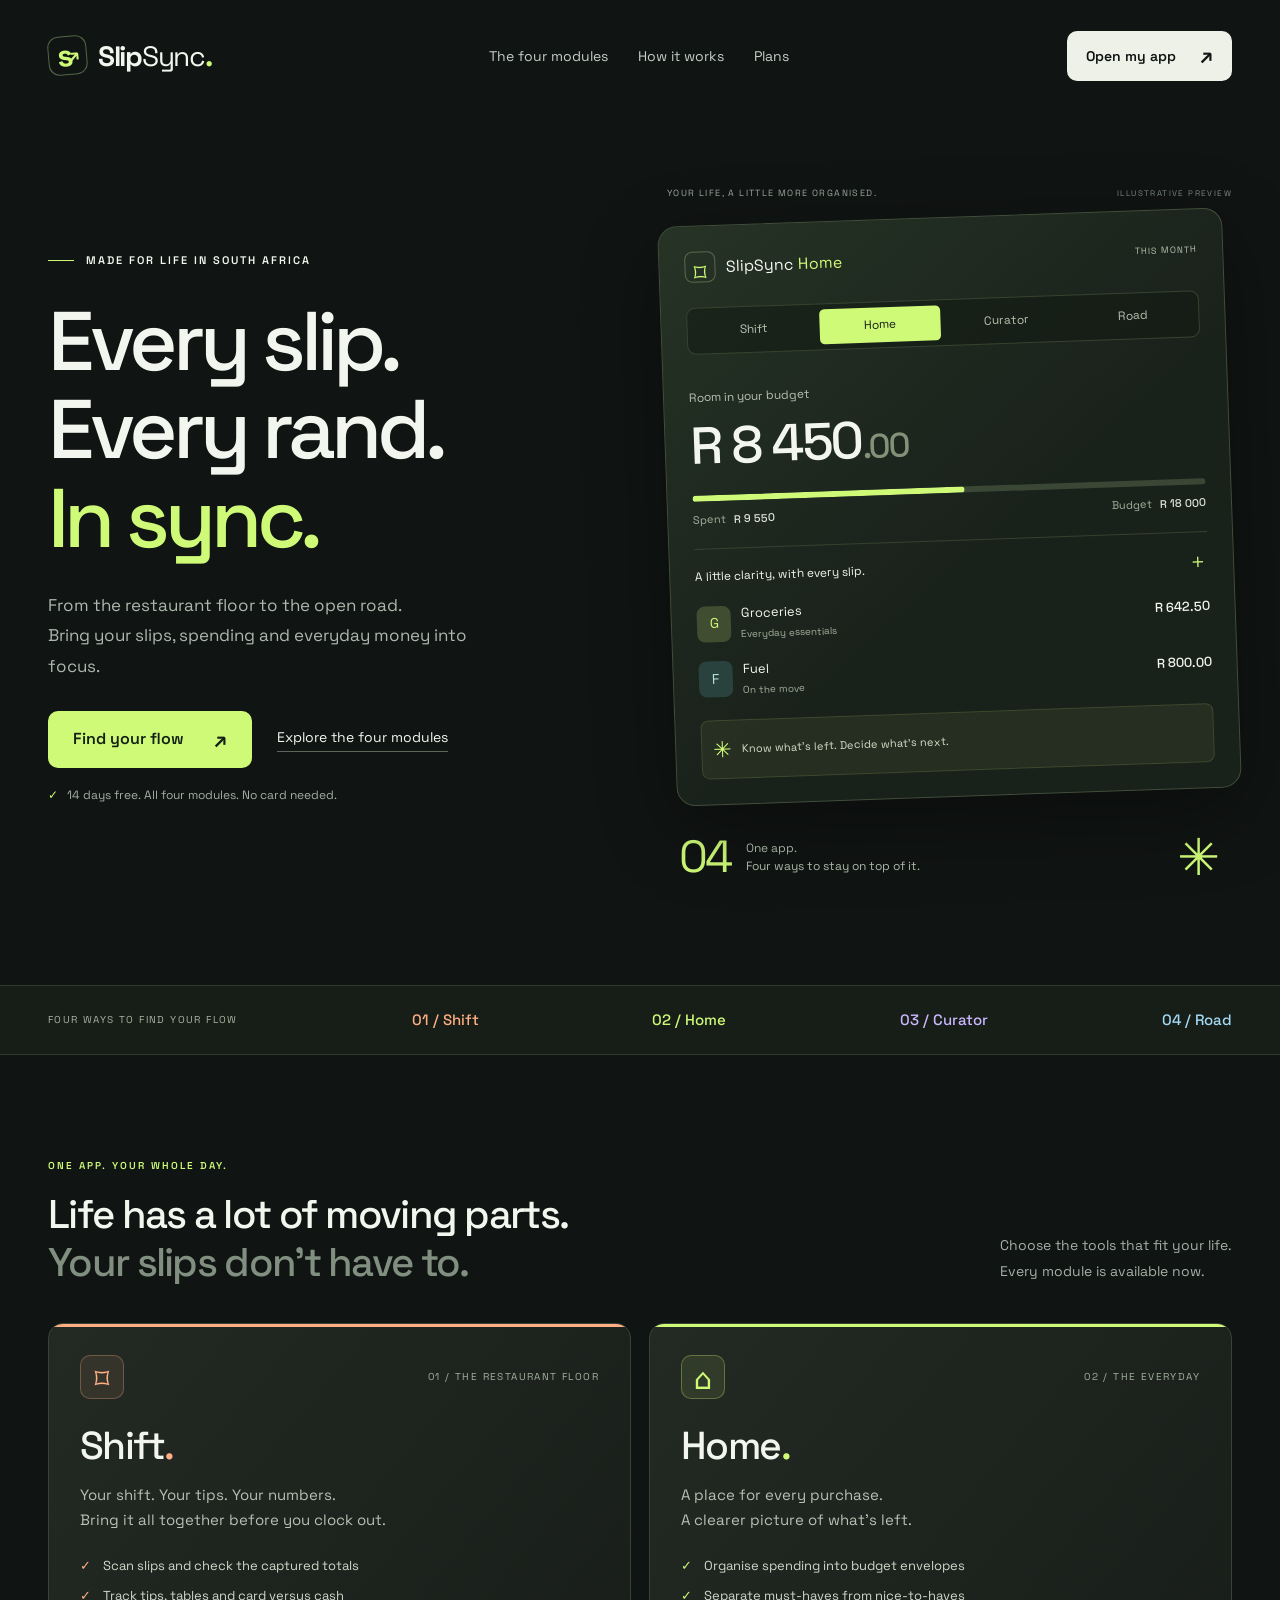
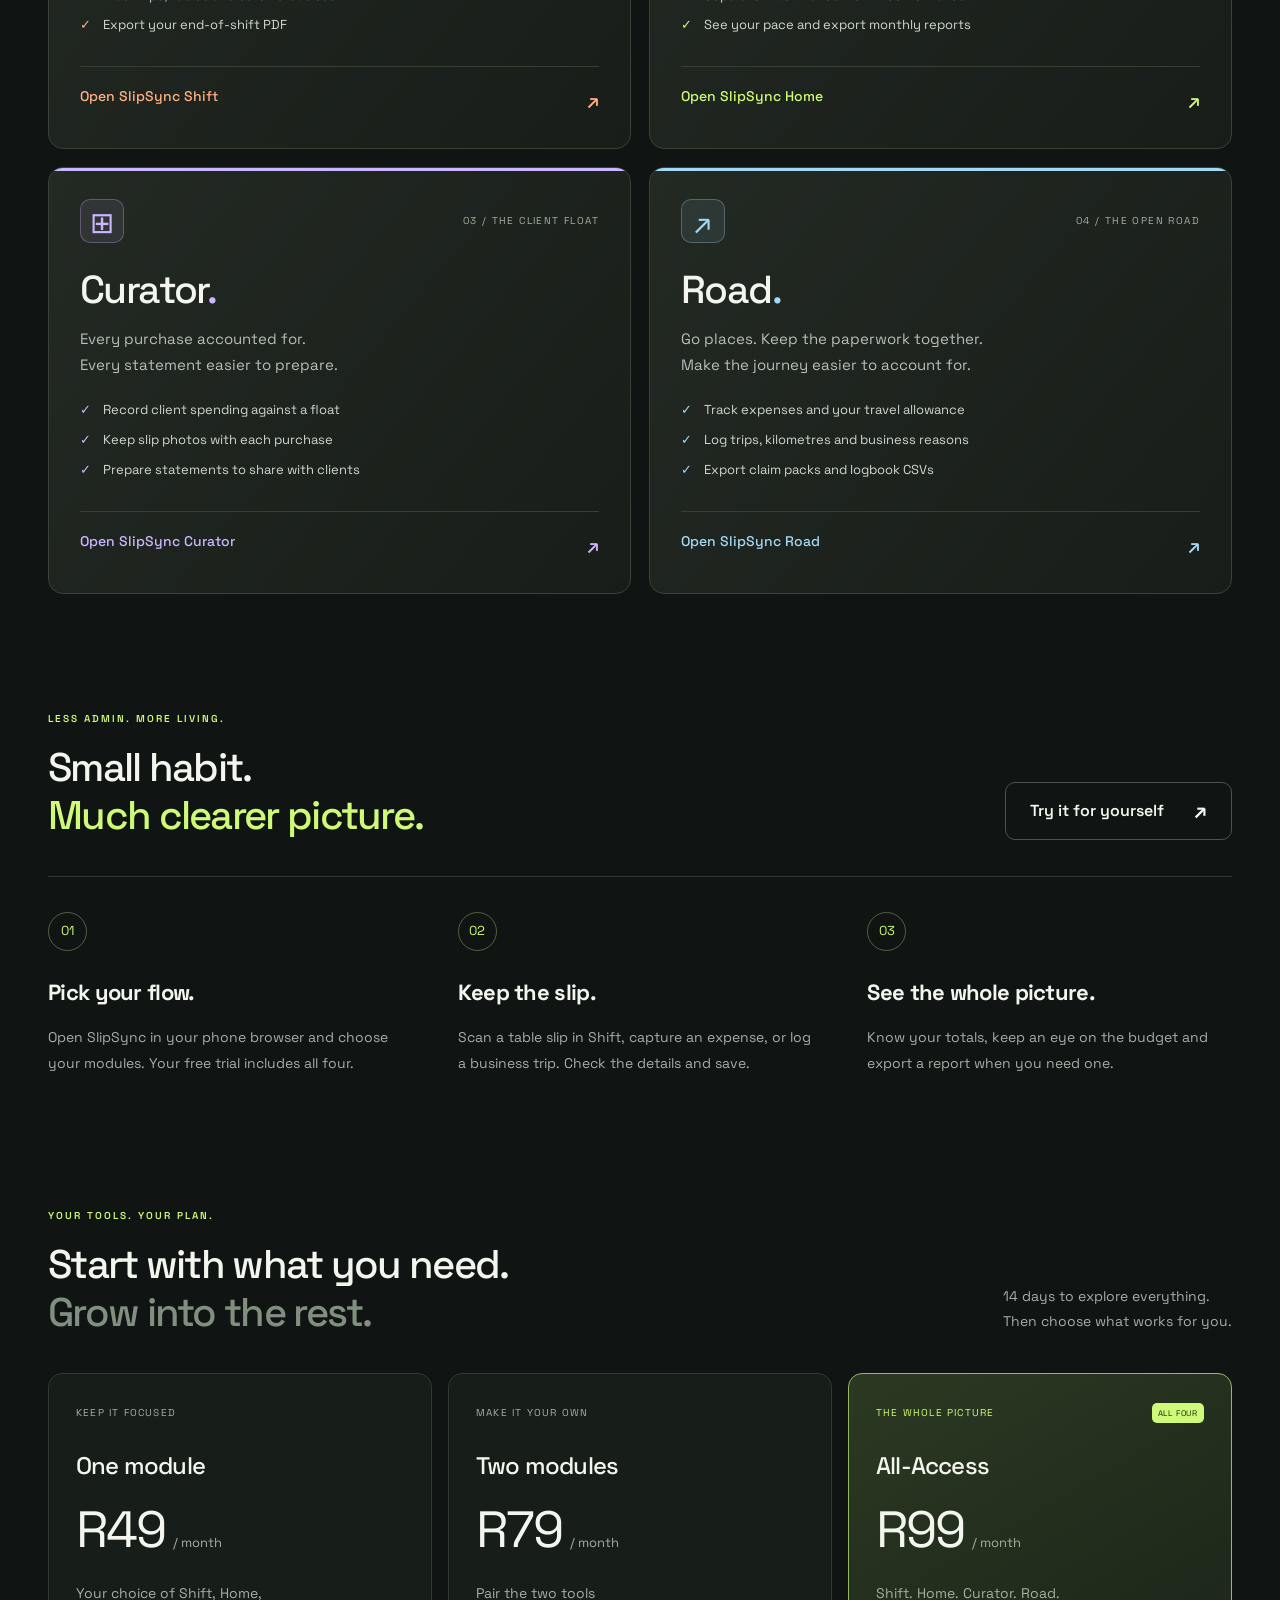
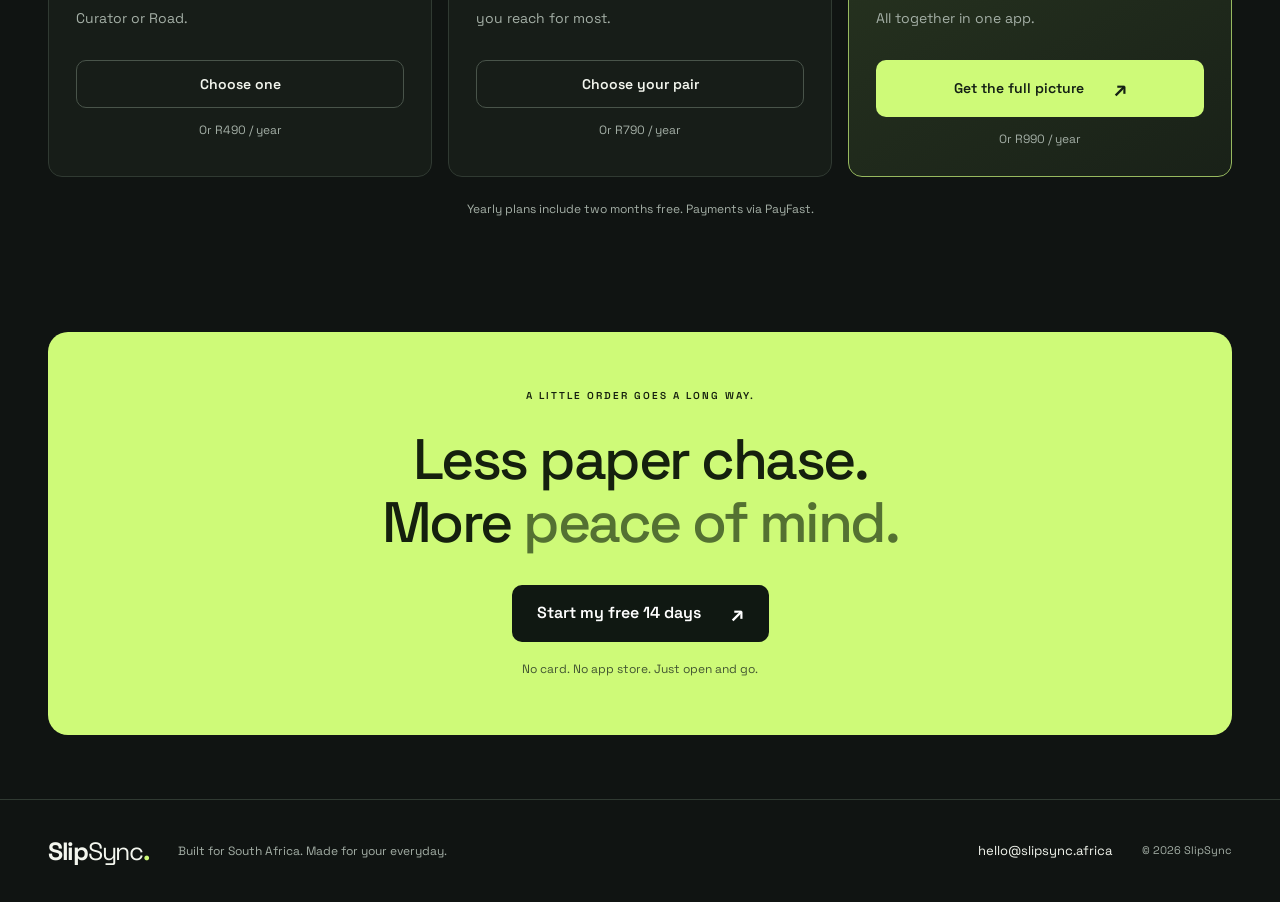
<file: index.html>
<!DOCTYPE html>
<html lang="en-ZA">
<head>
<script>(function(){try{var q=location.search,h=location.hash;if(/[?&]home\b/.test(q))return;var st=(window.matchMedia&&matchMedia('(display-mode: standalone)').matches)||navigator.standalone;var u=localStorage.getItem('shiftledger.pin.v1')||localStorage.getItem('shiftledger.slips.v1')||localStorage.getItem('shiftledger.cfg.v1');if(st||u||/subscribed=|pin=|admin/i.test(q)){location.replace('/app'+q+h)}}catch(e){}})();</script>
<meta charset="utf-8"><meta name="viewport" content="width=device-width,initial-scale=1,viewport-fit=cover">
<title>SlipSync — Every slip. In sync.</title>
<link rel="manifest" href="/manifest.webmanifest">
<link rel="icon" type="image/svg+xml" href="/slipsync-icon.svg">
<link rel="apple-touch-icon" href="/slipsync-icon.svg">

<meta name="description" content="Slips, tips, household budgets, client spending and business travel. Four practical tools in one South African app.">
<meta property="og:title" content="SlipSync — Every slip. In sync."><meta property="og:description" content="Your shifts, home, clients and road. Four tools. One clearer picture.">
<meta name="theme-color" content="#101412">
<link rel="preconnect" href="https://fonts.googleapis.com"><link href="https://fonts.googleapis.com/css2?family=Space+Grotesk:wght@400;500;600;700&display=swap" rel="stylesheet">
<link rel="stylesheet" href="/landing.css">
</head>
<body>
<a class="skip" href="#main">Skip to content</a>
<header class="site-nav shell"><a class="brand" href="/?home" aria-label="SlipSync home"><span class="brand-mark" aria-hidden="true">s<span>↗</span></span>Slip<span class="brand-light">Sync</span><span class="brand-dot">.</span></a><nav aria-label="Main navigation"><a href="#modules">The four modules</a><a href="#how">How it works</a><a href="#plans">Plans</a></nav><a class="button small light" href="/app">Open my app <span class="button-symbol" aria-hidden="true">↗</span></a></header>
<main id="main">
<section class="hero shell">
 <div class="hero-copy"><div class="eyebrow"><span class="tiny-line"></span> MADE FOR LIFE IN SOUTH AFRICA</div><h1>Every slip.<br>Every rand.<br><span class="accent">In sync.</span></h1><p class="hero-intro">From the restaurant floor to the open road.<br class="desktop-break"> Bring your slips, spending and everyday money into focus.</p><div class="hero-actions"><a class="button mint" href="/app">Find your flow <span aria-hidden="true">↗</span></a><a class="text-link" href="#modules">Explore the four modules</a></div><p class="trial-note"><span aria-hidden="true">✓</span> 14 days free. All four modules. No card needed.</p></div>
 <div class="hero-product"><div class="preview-top"><span>YOUR LIFE, A LITTLE MORE ORGANISED.</span><span class="sample-label">ILLUSTRATIVE PREVIEW</span></div>
  <div class="preview-card"><div class="preview-brand"><span class="preview-icon" aria-hidden="true">⌑</span><span>SlipSync <b id="demoName">Home</b></span><span class="preview-period">THIS MONTH</span></div><div class="preview-tabs" role="tablist" aria-label="Module preview"><button role="tab" data-demo="shift" aria-selected="false">Shift</button><button role="tab" data-demo="home" aria-selected="true">Home</button><button role="tab" data-demo="cur" aria-selected="false">Curator</button><button role="tab" data-demo="road" aria-selected="false">Road</button></div>
  <div class="preview-balance" aria-live="polite"><span id="demoLabel">Room in your budget</span><div class="preview-amount" id="demoAmount">R 8 450<span>.00</span></div><div class="preview-meter"><i></i></div><div class="preview-details"><span id="demoDetail">Spent <b>R 9 550</b></span><span id="demoMeta">Budget <b>R 18 000</b></span></div></div>
  <div class="preview-list-title"><span id="demoListTitle">A little clarity, with every slip.</span><span aria-hidden="true">＋</span></div><div id="demoRows" class="preview-rows"><div><span class="mini-icon">G</span><span>Groceries<small>Everyday essentials</small></span><b>R 642.50</b></div><div><span class="mini-icon blue">F</span><span>Fuel<small>On the move</small></span><b>R 800.00</b></div></div>
  <div class="preview-bottom"><span class="spark" aria-hidden="true">✳</span><span id="demoFooter">Know what’s left. Decide what’s next.</span></div></div>
  <div class="orbit-caption"><span class="caption-number">04</span><span>One app.<br>Four ways to stay on top of it.</span><span class="orbit-star" aria-hidden="true">✳</span></div>
 </div>
</section>
<div class="module-rail"><div class="shell"><span>FOUR WAYS TO FIND YOUR FLOW</span><a href="#shift">01 / Shift</a><a href="#home">02 / Home</a><a href="#curator">03 / Curator</a><a href="#road">04 / Road</a></div></div>
<section class="modules shell" id="modules"><div class="section-top"><div><div class="eyebrow">ONE APP. YOUR WHOLE DAY.</div><h2>Life has a lot of moving parts.<br><span class="muted-heading">Your slips don’t have to.</span></h2></div><p>Choose the tools that fit your life.<br>Every module is available now.</p></div>
<div class="module-grid">
<article class="module-card shift" id="shift"><div class="module-card-top"><span class="module-icon" aria-hidden="true">⌑</span><span class="module-number">01 / THE RESTAURANT FLOOR</span></div><h3>Shift<span>.</span></h3><p>Your shift. Your tips. Your numbers.<br>Bring it all together before you clock out.</p><ul><li>Scan slips and check the captured totals</li><li>Track tips, tables and card versus cash</li><li>Export your end-of-shift PDF</li></ul><a href="/app">Open SlipSync Shift <span aria-hidden="true">↗</span></a></article>
<article class="module-card home" id="home"><div class="module-card-top"><span class="module-icon" aria-hidden="true">⌂</span><span class="module-number">02 / THE EVERYDAY</span></div><h3>Home<span>.</span></h3><p>A place for every purchase.<br>A clearer picture of what’s left.</p><ul><li>Organise spending into budget envelopes</li><li>Separate must-haves from nice-to-haves</li><li>See your pace and export monthly reports</li></ul><a href="/app">Open SlipSync Home <span aria-hidden="true">↗</span></a></article>
<article class="module-card curator" id="curator"><div class="module-card-top"><span class="module-icon" aria-hidden="true">⊞</span><span class="module-number">03 / THE CLIENT FLOAT</span></div><h3>Curator<span>.</span></h3><p>Every purchase accounted for.<br>Every statement easier to prepare.</p><ul><li>Record client spending against a float</li><li>Keep slip photos with each purchase</li><li>Prepare statements to share with clients</li></ul><a href="/app">Open SlipSync Curator <span aria-hidden="true">↗</span></a></article>
<article class="module-card road" id="road"><div class="module-card-top"><span class="module-icon" aria-hidden="true">↗</span><span class="module-number">04 / THE OPEN ROAD</span></div><h3>Road<span>.</span></h3><p>Go places. Keep the paperwork together.<br>Make the journey easier to account for.</p><ul><li>Track expenses and your travel allowance</li><li>Log trips, kilometres and business reasons</li><li>Export claim packs and logbook CSVs</li></ul><a href="/app">Open SlipSync Road <span aria-hidden="true">↗</span></a></article>
</div></section>
<section class="how shell" id="how"><div class="section-top"><div><div class="eyebrow">LESS ADMIN. MORE LIVING.</div><h2>Small habit.<br><span class="accent">Much clearer picture.</span></h2></div><a class="button outline" href="/app">Try it for yourself <span aria-hidden="true">↗</span></a></div><div class="steps"><article><span>01</span><h3>Pick your flow.</h3><p>Open SlipSync in your phone browser and choose your modules. Your free trial includes all four.</p></article><article><span>02</span><h3>Keep the slip.</h3><p>Scan a table slip in Shift, capture an expense, or log a business trip. Check the details and save.</p></article><article><span>03</span><h3>See the whole picture.</h3><p>Know your totals, keep an eye on the budget and export a report when you need one.</p></article></div></section>
<section class="pricing shell" id="plans"><div class="section-top"><div><div class="eyebrow">YOUR TOOLS. YOUR PLAN.</div><h2>Start with what you need.<br><span class="muted-heading">Grow into the rest.</span></h2></div><p>14 days to explore everything.<br>Then choose what works for you.</p></div><div class="price-grid"><article class="plan"><span class="plan-kicker">KEEP IT FOCUSED</span><h3>One module</h3><div class="price">R49<span>/ month</span></div><p>Your choice of Shift, Home,<br>Curator or Road.</p><a class="button outline" href="/app">Choose one</a><small>Or R490 / year</small></article><article class="plan"><span class="plan-kicker">MAKE IT YOUR OWN</span><h3>Two modules</h3><div class="price">R79<span>/ month</span></div><p>Pair the two tools<br>you reach for most.</p><a class="button outline" href="/app">Choose your pair</a><small>Or R790 / year</small></article><article class="plan featured"><span class="plan-kicker">THE WHOLE PICTURE <span>ALL FOUR</span></span><h3>All-Access</h3><div class="price">R99<span>/ month</span></div><p>Shift. Home. Curator. Road.<br>All together in one app.</p><a class="button mint" href="/app">Get the full picture <span aria-hidden="true">↗</span></a><small>Or R990 / year</small></article></div><p class="pricing-note">Yearly plans include two months free. Payments via PayFast.</p></section>
<section class="closing shell"><div class="closing-inner"><div class="eyebrow">A LITTLE ORDER GOES A LONG WAY.</div><h2>Less paper chase.<br>More <span>peace of mind.</span></h2><a class="button dark" href="/app">Start my free 14 days <span aria-hidden="true">↗</span></a><p>No card. No app store. Just open and go.</p></div></section>
</main>
<footer class="shell"><a class="brand" href="/?home">Slip<span class="brand-light">Sync</span><span class="brand-dot">.</span></a><span>Built for South Africa. Made for your everyday.</span><a href="mailto:hello@slipsync.africa">hello@slipsync.africa</a><small>© 2026 SlipSync</small></footer>
<script src="/landing.js"></script>
</body></html>
</file>
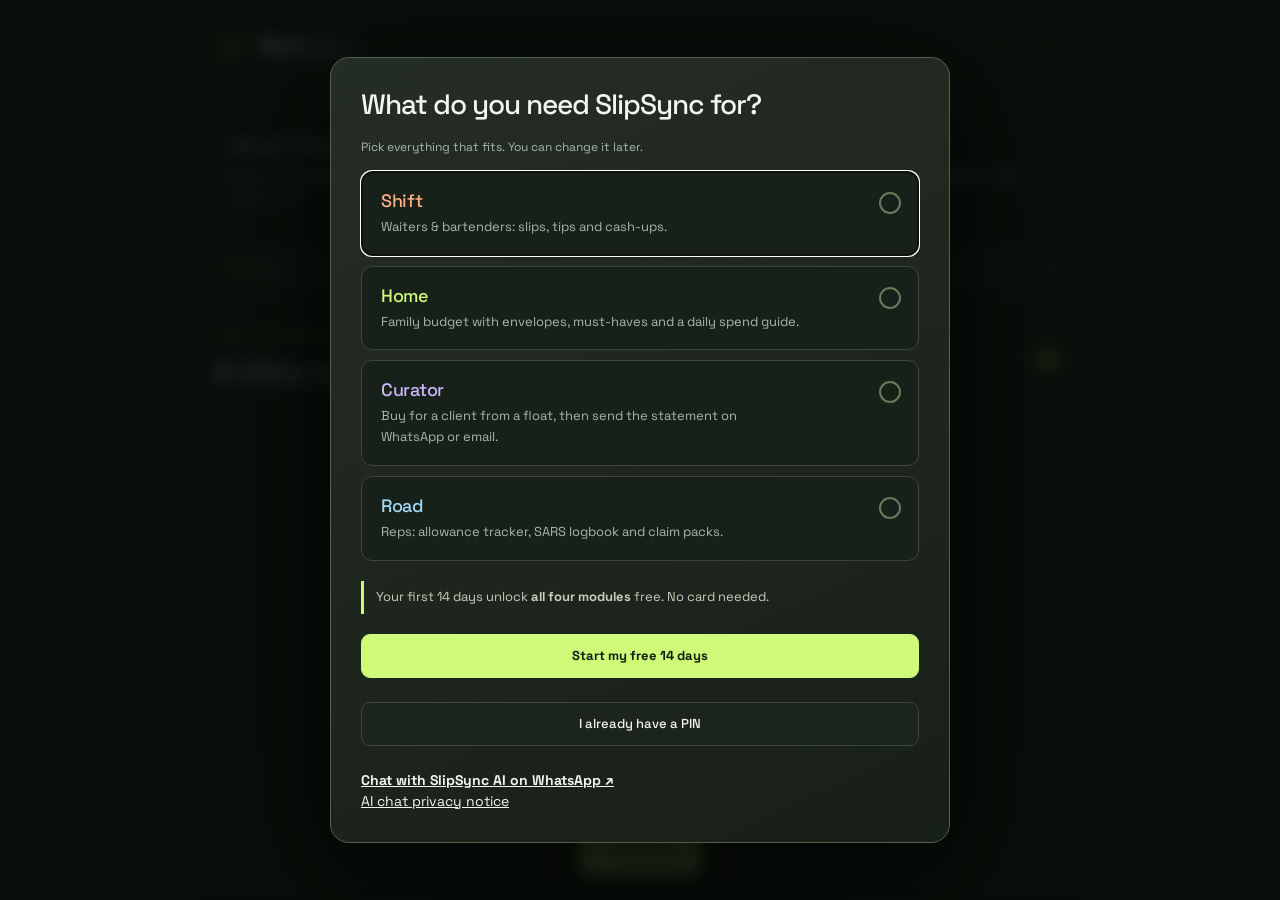
<file: app.html>
<!DOCTYPE html>
<html lang="en-GB">
<head>
<meta charset="UTF-8">
<meta name="viewport" content="width=device-width, initial-scale=1, viewport-fit=cover">
<title>SlipSync — Shift, Home, Curator & Road</title>
<link rel="manifest" href="/manifest.webmanifest">
<link rel="icon" type="image/svg+xml" href="/slipsync-icon.svg">
<link rel="apple-touch-icon" href="/slipsync-icon.svg">

<link rel="preconnect" href="https://fonts.googleapis.com">
<link href="https://fonts.googleapis.com/css2?family=Space+Grotesk:wght@400;500;700&family=Space+Mono:wght@400;700&display=swap" rel="stylesheet">
<script src="/vendor/jspdf.umd.min.js"></script>
<script src="/pdf-support.js"></script>
<style>
:root{--bg:#0C0C0A;--panel:#16160f;--line:#2a2a22;--ink:#F4F1E8;--mute:#8d8a7c;--fire:#FF6B1A;--ok:#7BD88F;--warn:#FFC53D;--bad:#FF4D4D;--acc:var(--fire);
box-sizing:border-box;padding-top:env(safe-area-inset-top,0px);padding-bottom:env(safe-area-inset-bottom,0px)}
:root[data-mod=home]{--acc:#FF6B1A}:root[data-mod=cur]{--acc:#F2B84B}:root[data-mod=road]{--acc:#4FD1C5}
*{box-sizing:border-box;margin:0}
html,body{background:var(--bg);color:var(--ink);font-family:'Space Grotesk',system-ui,sans-serif;-webkit-font-smoothing:antialiased}
body{max-width:560px;margin:0 auto;padding:0 18px 110px;min-height:100vh}
button,input,select,textarea{font:inherit;color:inherit}
.num{font-family:'Space Mono',ui-monospace,monospace;font-variant-numeric:tabular-nums}
header{display:flex;align-items:center;justify-content:space-between;padding:18px 0 10px}
.logo{font-weight:700;font-size:20px;letter-spacing:-.02em}.logo b{color:var(--fire)}
.mon{display:flex;align-items:center;gap:6px;font-size:14px;color:var(--mute)}
.mon button{background:none;border:1px solid var(--line);width:30px;height:30px;border-radius:50%;cursor:pointer}
.mods{display:flex;gap:6px;margin:6px 0 22px;border-bottom:1px solid var(--line)}
.mods button{flex:1;background:none;border:0;padding:12px 4px;color:var(--mute);font-weight:500;cursor:pointer;border-bottom:2px solid transparent;margin-bottom:-1px}
.mods button[aria-selected=true]{color:var(--ink);border-color:var(--acc)}
.hero{padding:6px 0 22px}
.hero small{color:var(--mute);font-size:14px}
.big{font-size:clamp(44px,13vw,64px);font-weight:700;letter-spacing:-.04em;line-height:1;margin:6px 0 10px}
.big.neg{color:var(--bad)}
.track{height:10px;background:var(--line);border-radius:6px;position:relative;overflow:hidden}
.track i{position:absolute;inset:0 auto 0 0;background:var(--acc);border-radius:6px;transition:width .6s cubic-bezier(.2,.8,.2,1)}
.track .pace{position:absolute;top:-3px;bottom:-3px;width:2px;background:var(--ink);opacity:.7}
.stats{display:grid;grid-template-columns:repeat(3,1fr);gap:1px;background:var(--line);border:1px solid var(--line);border-radius:14px;overflow:hidden;margin:18px 0}
.stats div{background:var(--bg);padding:12px}
.stats span{display:block;font-size:12px;color:var(--mute);margin-bottom:4px}
.stats b{font-size:15px}
h2{font-size:17px;font-weight:700;margin:28px 0 12px;letter-spacing:-.01em}
.ins{border-left:3px solid var(--acc);padding:4px 0 4px 14px;margin:0 0 12px;line-height:1.45;font-size:15px}
.ins.bad{border-color:var(--bad)}.ins.warn{border-color:var(--warn)}.ins.ok{border-color:var(--ok)}
.env{padding:12px 0;border-bottom:1px solid var(--line);cursor:pointer}
.env .row{display:flex;justify-content:space-between;align-items:baseline;margin-bottom:8px;gap:8px}
.env .nm{font-weight:500}.env .tag{font-size:11px;color:var(--mute);border:1px solid var(--line);border-radius:10px;padding:1px 7px;margin-left:6px}
.env .left{font-size:13px;color:var(--mute)}
.env .track{height:6px}
.split{display:flex;height:34px;border-radius:8px;overflow:hidden;margin:6px 0 8px}
.split div{display:flex;align-items:center;padding:0 10px;font-size:12px;font-weight:700;color:#0C0C0A;white-space:nowrap;overflow:hidden}
.legend{display:flex;gap:16px;font-size:13px;color:var(--mute)}
.tx{display:flex;gap:12px;align-items:center;padding:12px 0;border-bottom:1px solid var(--line)}
.tx .th{width:42px;height:42px;border-radius:8px;background:var(--panel);flex:none;object-fit:cover;display:grid;place-items:center;font-size:18px}
.tx .mid{flex:1;min-width:0}.tx .mid div{white-space:nowrap;overflow:hidden;text-overflow:ellipsis}
.tx .sub{font-size:12px;color:var(--mute)}
.tx .del{background:none;border:0;color:var(--mute);cursor:pointer;padding:6px}
.empty{color:var(--mute);padding:18px 0;line-height:1.5}
.fab{position:fixed;left:50%;transform:translateX(-50%);bottom:calc(20px + env(safe-area-inset-bottom,0px));background:var(--acc);color:#0C0C0A;border:0;border-radius:40px;padding:16px 30px;font-weight:700;font-size:16px;cursor:pointer;box-shadow:0 8px 30px -8px var(--acc);z-index:5}
.btns{display:flex;gap:8px;flex-wrap:wrap;margin:10px 0}
.btn{background:var(--panel);border:1px solid var(--line);border-radius:10px;padding:11px 14px;cursor:pointer;font-weight:500;font-size:14px}
.btn.pri{background:var(--acc);color:#0C0C0A;border-color:var(--acc);font-weight:700}
.btn:focus-visible,.mods button:focus-visible,.fab:focus-visible{outline:2px solid var(--ink);outline-offset:2px}
dialog{background:var(--panel);color:var(--ink);border:1px solid var(--line);border-radius:18px 18px 0 0;width:100%;max-width:560px;margin:auto auto 0;padding:20px 18px calc(20px + env(safe-area-inset-bottom,0px));max-height:92vh}
dialog::backdrop{background:rgba(0,0,0,.6)}
dialog h3{font-size:19px;margin-bottom:14px}
label{display:block;font-size:13px;color:var(--mute);margin:12px 0 5px}
input,select,textarea{width:100%;background:var(--bg);border:1px solid var(--line);border-radius:10px;padding:12px;font-size:16px}
input:focus,select:focus,textarea:focus{outline:none;border-color:var(--acc)}
.amt{font-size:32px;font-family:'Space Mono',monospace;font-weight:700}
.two{display:grid;grid-template-columns:1fr 1fr;gap:10px}
.seg{display:flex;border:1px solid var(--line);border-radius:10px;overflow:hidden}
.seg button{flex:1;background:none;border:0;padding:11px;cursor:pointer;color:var(--mute)}
.seg button.on{background:var(--acc);color:#0C0C0A;font-weight:700}
.hint{font-size:12px;color:var(--mute);margin-top:6px;line-height:1.4}
.toast{position:fixed;top:calc(16px + env(safe-area-inset-top,0px));left:50%;transform:translate(-50%,-80px);background:var(--ink);color:var(--bg);padding:10px 18px;border-radius:30px;font-weight:700;transition:transform .3s;z-index:20}
.toast.on{transform:translate(-50%,0)}
.catrow{display:grid;grid-template-columns:1fr 110px 92px 30px;gap:6px;align-items:center;margin-bottom:6px}
.catrow input,.catrow select{padding:9px;font-size:14px}

.trial{display:flex;justify-content:space-between;align-items:center;gap:10px;border:1px solid var(--line);border-radius:12px;padding:10px 14px;margin:0 0 18px;font-size:14px}
.trial b{color:var(--fire)}.trial button{background:none;border:0;color:var(--ink);text-decoration:underline;cursor:pointer;font-weight:700}
.pick{display:block;width:100%;text-align:left;background:var(--bg);border:1px solid var(--line);border-radius:14px;padding:14px 16px;margin:0 0 10px;cursor:pointer;position:relative}
.pick[aria-pressed=true]{border-color:var(--fire);box-shadow:inset 0 0 0 1px var(--fire)}
.pick strong{display:block;font-size:17px}.pick span{font-size:13px;color:var(--mute);line-height:1.4;display:block;margin-top:3px}
.pick::after{content:'';position:absolute;right:16px;top:16px;width:18px;height:18px;border-radius:50%;border:2px solid var(--line)}
.pick[aria-pressed=true]::after{background:var(--fire);border-color:var(--fire)}
.price{display:flex;align-items:baseline;gap:8px;margin:16px 0 4px}.price .big{font-size:48px;margin:0}
.save{color:var(--ok);font-size:14px;font-weight:700}
.nudge{border-left:3px solid var(--fire);padding:6px 12px;margin:10px 0;font-size:14px;line-height:1.45}
.tiers{display:grid;grid-template-columns:repeat(3,1fr);gap:1px;background:var(--line);border:1px solid var(--line);border-radius:12px;overflow:hidden;margin:14px 0;font-size:13px}
.tiers div{background:var(--panel);padding:10px;text-align:center}.tiers div.on{background:var(--fire);color:#0C0C0A;font-weight:700}
.shiftcard{padding:30px 0}.shiftcard p{color:var(--mute);line-height:1.5;margin:10px 0 18px}
@media (prefers-reduced-motion:reduce){.track i,.toast{transition:none}}
</style>
<link rel="stylesheet" href="/refresh.css">
</head>
<body class="suite-ui">
<header>
  <a class="logo" href="/?home" aria-label="SlipSync home"><span class="ui-mark" aria-hidden="true">s↗</span>Slip<b>Sync</b><span class="logo-dot">.</span></a>
  <div class="mon"><button id="mPrev" aria-label="Previous month">‹</button><span id="mLbl" class="num"></span><button id="mNext" aria-label="Next month">›</button></div>
</header>
<aside aria-label="SlipSync AI help" style="margin:12px 0 20px;padding:14px;border:1px solid #2a2a22;border-radius:12px;font-size:14px;line-height:1.5">
  <a href="https://wa.me/27762556213" target="_blank" rel="noopener noreferrer" style="display:inline-block;color:inherit;font-weight:700;padding:6px 0">Chat with SlipSync AI on WhatsApp ↗</a>
  <p style="margin:4px 0 0">Opens WhatsApp. You choose what to send; your saved slips are not attached. Read the <a href="https://slipsync-whatsapp-privacy.stoltzherman.chatgpt.site" target="_blank" rel="noopener noreferrer" style="color:inherit">AI chat privacy notice</a> before continuing.</p>
</aside>

<nav class="mods" role="tablist" aria-label="SlipSync modules">
  <button role="tab" data-m="shift"><span class="mod-symbol" aria-hidden="true">⌑</span><span>Shift</span><small aria-hidden="true">01</small></button>
  <button role="tab" data-m="home"><span class="mod-symbol" aria-hidden="true">⌂</span><span>Home</span><small aria-hidden="true">02</small></button>
  <button role="tab" data-m="cur"><span class="mod-symbol" aria-hidden="true">⊞</span><span>Curator</span><small aria-hidden="true">03</small></button>
  <button role="tab" data-m="road"><span class="mod-symbol" aria-hidden="true">↗</span><span>Road</span><small aria-hidden="true">04</small></button>
</nav>
<div class="workspace-heading"><div><p class="workspace-eyebrow">YOUR EVERYDAY, IN SYNC</p><h1><span data-title="shift">Make every shift count.</span><span data-title="home">A little more room to live.</span><span data-title="cur">Every purchase, accounted for.</span><span data-title="road">Keep moving. Stay on track.</span></h1></div><span class="workspace-stamp" aria-hidden="true">✳</span></div>
<main id="view"></main>
<button class="fab" id="fab">+ Add slip</button>

<dialog id="dlg"><form method="dialog" id="dlgBody"></form></dialog>
<div class="toast" id="toast"></div>

<script>
/* ============ STORE ============ */
const KEY='slipsync.suite.v1', RATE_KM=4.95;
const DEF={
 home:{cfg:{income:0,members:'Me, Partner'},cats:[
  ['Groceries',6000,'must'],['Fuel',3000,'must'],['Utilities & data',2500,'must'],['School & kids',2000,'must'],['Medical',800,'must'],['Savings',1500,'must'],
  ['Takeaways',800,'nice'],['Entertainment',600,'nice'],['Clothing',700,'nice'],['Gifts & other',400,'nice']],tx:[]},
 cur:{cfg:{client:'',email:'',wa:'',float:10000,me:''},cats:[
  ['Groceries',4000,'must'],['Household supplies',1500,'must'],['Pharmacy',800,'must'],['Maintenance',1500,'must'],['Garden & pool',700,'must'],['Special requests',1000,'nice']],tx:[]},
 road:{cfg:{mode:'allowance',allowance:6000,rate:RATE_KM,name:'',company:'',mgr:'',email:'',wa:'',home:''},tx:[],trips:[]}
};
function mkCats(a){return a.map(([n,l,t],i)=>({id:'c'+i+Date.now().toString(36),name:n,limit:l,type:t}))}
let S;
try{S=JSON.parse(localStorage.getItem(KEY))}catch(e){}
if(!S){S=JSON.parse(JSON.stringify(DEF));S.home.cats=mkCats(DEF.home.cats);S.cur.cats=mkCats(DEF.cur.cats)}
S.ui=S.ui||{mod:'home'};
function save(){try{localStorage.setItem(KEY,JSON.stringify(S));return true}catch(e){toast('Storage full - export a backup and free space safely');return false}}

/* ============ HELPERS ============ */
const $=s=>document.querySelector(s);
const R=n=>'R\u00a0'+(Math.round((+n||0)*100)/100).toLocaleString('en-ZA',{minimumFractionDigits:2,maximumFractionDigits:2});
const R0=n=>'R\u00a0'+Math.round(+n||0).toLocaleString('en-ZA');
const uid=()=>Math.random().toString(36).slice(2,10);
const esc=s=>String(s??'').replace(/[&<>"']/g,c=>({'&':'&amp;','<':'&lt;','>':'&gt;','"':'&quot;',"'":'&#39;'}[c]));
let MONTH=new Date().toISOString().slice(0,7);
const mLabel=m=>new Date(m+'-01').toLocaleDateString('en-GB',{month:'long',year:'numeric'});
const inMonth=(d,m=MONTH)=>d&&d.slice(0,7)===m;
const shiftM=(m,n)=>{const d=new Date(m+'-01');d.setMonth(d.getMonth()+n);return d.toISOString().slice(0,7)};
function progress(){const now=new Date(),cur=now.toISOString().slice(0,7);const dim=new Date(+MONTH.slice(0,4),+MONTH.slice(5),0).getDate();
 if(MONTH<cur)return{p:1,day:dim,dim,left:0};if(MONTH>cur)return{p:0,day:0,dim,left:dim};
 const day=now.getDate();return{p:day/dim,day,dim,left:dim-day+1}}
function toast(t){const el=$('#toast');el.textContent=t;el.classList.add('on');clearTimeout(el._t);el._t=setTimeout(()=>el.classList.remove('on'),2200)}

/* Smart store → category guesses (SA retailers) */
const GUESS=[
 [/engen|shell|\bbp\b|sasol|caltex|total ?energies|astron|fuel|petrol|diesel/i,'Fuel'],
 [/checkers|pick ?n ?pay|pnp|woolworths|woolies|spar|shoprite|food ?lover|boxer|makro|usave|ok foods/i,'Groceries'],
 [/nando|kfc|steers|debonairs|mcdonald|burger|uber ?eats|mr ?d|wimpy|spur|romans|ocean basket|pizza/i,'Takeaways'],
 [/dis-?chem|clicks|pharm|med|doctor|dr\b|dentist/i,'Medical|Pharmacy'],
 [/eskom|prepaid|electric|water|municip|vodacom|mtn|telkom|cell ?c|rain|fibre|afrihost|dstv|netflix|showmax/i,'Utilities & data'],
 [/builders|leroy|cashbuild|hardware|plumb|electrician/i,'Maintenance'],
 [/mr ?price|pep|ackermans|edgars|truworths|foschini|h&m|cotton on|jet\b/i,'Clothing'],
 [/ster|nu metro|movie|cinema|ticket/i,'Entertainment'],
 [/sanral|toll|e-?toll|plaza/i,'Tolls'],[/park/i,'Parking'],
 [/city lodge|protea|hotel|lodge|airbnb|guest ?house|b&b/i,'Accommodation']
];
function guessCat(store,cats){for(const [re,n] of GUESS){if(re.test(store)){for(const opt of n.split('|')){const c=cats.find(c=>c.name.toLowerCase()===opt.toLowerCase());if(c)return c}}}return null}

/* Image capture → compressed dataURL (keeps localStorage lean) */
function readImg(file){return new Promise((res,rej)=>{if(!file)return res(null);const fail=()=>rej(new Error('Could not read the selected photo. Choose it again or save without a photo.'));const fr=new FileReader();fr.onerror=fail;fr.onload=()=>{const im=new Image();im.onerror=fail;im.onload=()=>{try{const k=Math.min(1,900/Math.max(im.width,im.height));const c=document.createElement('canvas');c.width=im.width*k;c.height=im.height*k;c.getContext('2d').drawImage(im,0,0,c.width,c.height);res(c.toDataURL('image/jpeg',.6))}catch(e){fail()}};im.src=fr.result};fr.readAsDataURL(file)})}

/* ============ BUDGET ENGINE (Home + Curator) ============ */
function budgetCalc(mod,m=MONTH){
 const D=S[mod],tx=D.tx.filter(t=>inMonth(t.date,m));
 const total=mod==='cur'?(+D.cfg.float||0):D.cats.reduce((a,c)=>a+(+c.limit||0),0);
 const byCat={};D.cats.forEach(c=>byCat[c.id]=0);tx.forEach(t=>byCat[t.cat]=(byCat[t.cat]||0)+ +t.amt);
 const spent=tx.reduce((a,t)=>a+ +t.amt,0);
 const must=tx.filter(t=>t.type!=='nice').reduce((a,t)=>a+ +t.amt,0);
 return{tx,total,spent,left:total-spent,byCat,must,nice:spent-must}
}
function budgetInsights(mod){
 const D=S[mod],b=budgetCalc(mod),pr=progress(),out=[];
 if(!b.tx.length){out.push(['','No slips yet this month. Add your first one and the insights switch on.']);return out}
 if(pr.p>0&&pr.p<1){
  const proj=b.spent/pr.p;
  if(proj>b.total&&b.total>0)out.push(['bad',`At this pace you'll spend <b class="num">${R0(proj)}</b> by month-end — <b class="num">${R0(proj-b.total)}</b> over budget.`]);
  else if(b.total>0)out.push(['ok',`On track. Projected month-end spend is <b class="num">${R0(proj)}</b>, leaving about <b class="num">${R0(b.total-proj)}</b>.`]);
  if(b.left>0&&pr.left>0)out.push(['',`You can spend <b class="num">${R0(b.left/pr.left)}</b> a day for the next ${pr.left} days and still land on budget.`]);
 }
 const hot=D.cats.map(c=>{const s=b.byCat[c.id]||0;return{c,s,proj:pr.p>0?s/Math.max(pr.p,.05):s}})
  .filter(x=>x.c.limit>0&&(x.s>x.c.limit||(pr.p<1&&x.proj>x.c.limit*1.1)))
  .sort((a,b2)=>(b2.proj-b2.c.limit)-(a.proj-a.c.limit)).slice(0,2);
 hot.forEach(x=>out.push(x.s>x.c.limit?['bad',`${esc(x.c.name)} is <b class="num">${R0(x.s-x.c.limit)}</b> over its limit.`]:['warn',`${esc(x.c.name)} is running hot — on pace for <b class="num">${R0(x.proj)}</b> against a <b class="num">${R0(x.c.limit)}</b> limit.`]));
 if(b.spent>0){const ns=b.nice/b.spent;if(ns>.25)out.push(['warn',`Nice-to-haves are ${Math.round(ns*100)}% of spending. Trimming them by a third frees up <b class="num">${R0(b.nice/3)}</b>.`]);}
 // vs last month, same point in month
 const lm=shiftM(MONTH,-1),lb=budgetCalc(mod,lm);
 if(lb.spent>0){let best=null;D.cats.forEach(c=>{const d=(b.byCat[c.id]||0)-(lb.byCat[c.id]||0);if(!best||d>best.d)best={c,d}});
  if(best&&best.d>200)out.push(['',`${esc(best.c.name)} is up <b class="num">${R0(best.d)}</b> on last month.`])}
 // top store
 const st={};b.tx.forEach(t=>{if(t.store){const k=t.store.trim().toLowerCase();st[k]=st[k]||{n:t.store,v:0,c:0};st[k].v+= +t.amt;st[k].c++}});
 const top=Object.values(st).sort((a,b2)=>b2.v-a.v)[0];if(top&&top.c>1)out.push(['',`${esc(top.n)} is your biggest spend: ${top.c} visits, <b class="num">${R0(top.v)}</b>.`]);
 // fuel intelligence
 const fuel=b.tx.filter(t=>+t.litres>0);if(fuel.length){const L=fuel.reduce((a,t)=>a+ +t.litres,0),V=fuel.reduce((a,t)=>a+ +t.amt,0);out.push(['',`Fuel: <b class="num">${L.toFixed(1)} L</b> at an average <b class="num">${R(V/L)}</b> per litre.`])}
 const noSlip=b.tx.filter(t=>!t.img).length;if(mod==='cur'&&noSlip)out.push(['warn',`${noSlip} purchase${noSlip>1?'s have':' has'} no slip photo. Add them before sending the statement.`]);
 return out
}

/* ============ ROAD ENGINE ============ */
function roadCalc(m=MONTH){
 const D=S.road,tx=D.tx.filter(t=>inMonth(t.date,m)),trips=D.trips.filter(t=>inMonth(t.date,m));
 const km=trips.reduce((a,t)=>a+ +t.km,0),kmVal=km*(+D.cfg.rate||RATE_KM);
 const spent=tx.reduce((a,t)=>a+ +t.amt,0),claim=tx.filter(t=>t.reimb).reduce((a,t)=>a+ +t.amt,0);
 const allow=+D.cfg.allowance||0,used=D.cfg.mode==='allowance'?spent:claim;
 const byCat={};tx.forEach(t=>byCat[t.cat]=(byCat[t.cat]||0)+ +t.amt);
 return{tx,trips,km,kmVal,spent,claim,allow,used,left:allow-used,byCat,claimTotal:claim+(D.cfg.mode==='reimb'?kmVal:0)}
}
function roadInsights(){
 const D=S.road,r=roadCalc(),pr=progress(),out=[];
 if(!r.tx.length&&!r.trips.length){out.push(['','Log a trip or add a slip. Every business kilometre you log protects your travel-allowance claim at tax time.']);return out}
 if(D.cfg.mode==='allowance'&&r.allow>0&&pr.p>0&&pr.p<1){const proj=r.used/pr.p;
  out.push(proj>r.allow?['bad',`On pace to spend <b class="num">${R0(proj)}</b> — <b class="num">${R0(proj-r.allow)}</b> more than your allowance.`]:['ok',`On pace for <b class="num">${R0(proj)}</b> of your <b class="num">${R0(r.allow)}</b> allowance.`])}
 if(r.km>0)out.push(['',`${Math.round(r.km).toLocaleString('en-ZA')} business km this month, worth <b class="num">${R0(r.kmVal)}</b> at the SARS rate of ${R(D.cfg.rate)}/km.`]);
 const bad=r.trips.filter(t=>!t.purpose||!t.to).length;if(bad)out.push(['warn',`${bad} trip${bad>1?'s are':' is'} missing a destination or business reason. SARS rejects logbook lines without them.`]);
 const ns=r.tx.filter(t=>!t.img).length;if(ns)out.push(['warn',`${ns} expense${ns>1?'s have':' has'} no slip. Finance will usually refuse those.`]);
 if(D.cfg.mode==='reimb'&&r.claimTotal>0)out.push(['',`Claim ready: <b class="num">${R(r.claimTotal)}</b> (expenses ${R0(r.claim)} + kilometres ${R0(r.kmVal)}).`]);
 const top=Object.entries(r.byCat).sort((a,b)=>b[1]-a[1])[0];if(top&&r.spent>0)out.push(['',`${esc(top[0])} is ${Math.round(top[1]/r.spent*100)}% of road spend.`]);
 return out
}
const ROADCATS=['Fuel','Tolls','Parking','Meals','Accommodation','Client entertainment','Car wash & maintenance','Data & airtime','Other'];


/* ============ ACCOUNT: modules, trial, plans ============ */
const MODS={shift:['Shift','Waiters & bartenders: slips, tips and cash-ups.'],home:['Home','Family budget with envelopes, must-haves and a daily spend guide.'],cur:['Curator','Buy for a client from a float, then send the statement on WhatsApp or email.'],road:['Road','Reps: allowance tracker, SARS logbook and claim packs.']};
const TRIAL_DAYS=14,PRICE={1:49,2:79,all:99};
S.acct=S.acct||{picked:[],trialStart:null,plan:null,mods:[],annual:false};
const A=S.acct;
function trialLeft(){if(!A.trialStart)return 0;return Math.max(0,TRIAL_DAYS-Math.floor((Date.now()-A.trialStart)/864e5))}
function access(){if(A.plan)return A.mods;if(trialLeft()>0)return Object.keys(MODS);return[]}
function planFor(n){return n>=3?'all':n}
function priceFor(n,annual){const p=PRICE[planFor(n)]||0;return annual?p*10:p}
function onboard(){
 let sel=new Set(A.picked.length?A.picked:[]);
 openDialog(`<h3>What do you need SlipSync for?</h3><p class="hint" style="margin:-6px 0 14px">Pick everything that fits. You can change it later.</p>
 ${Object.entries(MODS).map(([k,[n,d]])=>`<button type="button" class="pick" data-k="${k}" aria-pressed="${sel.has(k)}"><strong>${n}</strong><span>${d}</span></button>`).join('')}
 <p class="nudge">Your first 14 days unlock <b>all four modules</b> free. No card needed.</p>
 <div class="btns"><button class="btn pri" style="flex:1">Start my free 14 days</button></div><div class="btns"><button type="button" class="btn" id="obPin" style="flex:1">I already have a PIN</button></div><p style="font-size:14px;line-height:1.5;margin:14px 0 0"><a href="https://wa.me/27762556213" target="_blank" rel="noopener noreferrer" style="color:inherit;font-weight:700">Chat with SlipSync AI on WhatsApp ↗</a><br><a href="https://slipsync-whatsapp-privacy.stoltzherman.chatgpt.site" target="_blank" rel="noopener noreferrer" style="color:inherit">AI chat privacy notice</a></p>`,()=>{
  if(!sel.size){toast('Pick at least one');return false}
  A.picked=[...sel];A.trialStart=A.trialStart||Date.now();S.ui.mod=A.picked[0]==='shift'?(A.picked[1]||'home'):A.picked[0];toast('Trial started — 14 days of everything')});
 body.onclick=e=>{if(e.target.id==='obPin'){closeDialog();return pinDialog()}const b=e.target.closest('.pick');if(!b)return;const k=b.dataset.k;sel.has(k)?sel.delete(k):sel.add(k);b.setAttribute('aria-pressed',sel.has(k))};
}
function paywall(){
 let sel=new Set(A.mods.length?A.mods:A.picked),annual=A.annual;
 const draw=()=>{const n=sel.size,plan=planFor(n),p=priceFor(n,annual),full=n*49*(annual?10:1);
  body.querySelector('#pw').innerHTML=`<div class="tiers"><div class="${plan===1?'on':''}">1 module<br>R49</div><div class="${plan===2?'on':''}">2 modules<br>R79</div><div class="${plan==='all'?'on':''}">All-Access<br>R99</div></div>
  ${n?`<div class="price"><span class="big num">R${p}</span><span>/${annual?'year':'month'}</span></div>${full>p?`<p class="save">You save R${full-p} ${annual?'a year':'a month'}</p>`:''}`:'<p class="empty">Pick at least one module.</p>'}
  ${n===2?`<p class="nudge">For R20 more you get all four. Most people take All-Access.</p>`:''}${n===3?`<p class="nudge">Three modules costs the same as all four, so we’ve given you All-Access.</p>`:''}`};
 const expired=!A.plan&&trialLeft()===0;
 openDialog(`<h3>${expired?'Your free trial has ended':'Choose your plan'}</h3>${expired?'<p class="hint" style="margin:-6px 0 12px">Your slips and history are safe on this phone. Pick a plan to carry on.</p>':''}
 ${Object.entries(MODS).map(([k,[n,d]])=>`<button type="button" class="pick" data-k="${k}" aria-pressed="${sel.has(k)}"><strong>${n}</strong><span>${d}</span></button>`).join('')}
 <label>Billing</label>${segHTML('bill',[['m','Monthly'],['y','Yearly — 2 months free']],annual?'y':'m')}
 <div id="pw"></div>
 <div class="btns"><button class="btn pri" style="flex:1">Continue to PayFast</button>${expired?'':'<button class="btn" value="cancel">Not now</button>'}</div>
 <p class="hint">Secure payment via PayFast. Your PIN arrives by email from hello@slipsync.africa.</p><div class="btns"><button type="button" class="btn" id="havePin" style="flex:1">I already have a PIN</button></div><p style="font-size:14px;line-height:1.5;margin:14px 0 0"><a href="https://wa.me/27762556213" target="_blank" rel="noopener noreferrer" style="color:inherit;font-weight:700">Chat with SlipSync AI on WhatsApp ↗</a><br><a href="https://slipsync-whatsapp-privacy.stoltzherman.chatgpt.site" target="_blank" rel="noopener noreferrer" style="color:inherit">AI chat privacy notice</a></p>`,()=>{
  const n=sel.size;if(!n){toast('Pick at least one module');return false}
  const plan=planFor(n),mods=plan==='all'?Object.keys(MODS):[...sel];
  const url='/api/subscribe?modules='+mods.join(',')+'&billing='+(annual?'annual':'monthly')+'&name='+encodeURIComponent(A.name||S.road.cfg.name||S.cur.cfg.me||'SlipSync user');
  A.annual=annual;save();location.href=url;return false});
 draw();
 $('#havePin').onclick=()=>{closeDialog();pinDialog()};
 body.onclick=e=>{const b=e.target.closest('.pick');if(!b)return;const k=b.dataset.k;sel.has(k)?sel.delete(k):sel.add(k);b.setAttribute('aria-pressed',sel.has(k));draw()};
 body.querySelector('[data-seg=bill]').addEventListener('change',e=>{annual=e.currentTarget.querySelector('input').value==='y';draw()});
 dlg.oncancel=e=>{if(expired)e.preventDefault()};
}

const SHIFT_PIN='shiftledger.pin.v1';
// Existing Shift subscribers (pre-suite) keep full access as a thank-you
try{if(!A.plan&&localStorage.getItem(SHIFT_PIN)==='ACTIVE'&&!A.trialStart){A.plan='all';A.mods=Object.keys(MODS);A.legacy=true}}catch(e){}
function syncShiftGate(){try{access().includes('shift')?localStorage.setItem(SHIFT_PIN,'ACTIVE'):(A.legacy||localStorage.removeItem(SHIFT_PIN))}catch(e){}}
function pinDialog(msg){
 openDialog(`<h3>Enter your PIN</h3>${msg?`<p class="hint" style="margin:-6px 0 12px">${msg}</p>`:''}
 <input name="pin" class="amt" inputmode="numeric" maxlength="6" pattern="\\d{6}" placeholder="••••••" required autocomplete="one-time-code">
 <div class="btns"><button class="btn pri" style="flex:1">Unlock</button><button class="btn" value="cancel">Cancel</button></div>
 <p class="hint">Your PIN is emailed from hello@slipsync.africa after payment. Check spam if it hasn’t arrived.</p><p style="font-size:14px;line-height:1.5;margin:14px 0 0"><a href="https://wa.me/27762556213" target="_blank" rel="noopener noreferrer" style="color:inherit;font-weight:700">Chat with SlipSync AI on WhatsApp ↗</a><br><a href="https://slipsync-whatsapp-privacy.stoltzherman.chatgpt.site" target="_blank" rel="noopener noreferrer" style="color:inherit">AI chat privacy notice</a></p>`,f=>{
  const pin=String(f.get('pin')).trim();
  fetch('/api/activate?pin='+encodeURIComponent(pin)).then(r=>r.json()).then(j=>{
   if(j.valid){A.plan=j.plan;A.mods=j.modules;A.pin=pin;A.name=j.name;save();syncShiftGate();closeDialog();render();toast('Unlocked — welcome'+(j.name&&j.name!=='Owner'?', '+j.name:''))}
   else toast(j.error||'That PIN didn’t work')}).catch(()=>toast('No connection — try again'));
  return false});
}
function trialBar(){if(A.plan)return'';const d=trialLeft();return d>0?`<div class="trial"><span>Free trial: <b class="num">${d} day${d>1?'s':''}</b> of All-Access left</span><button data-act="plans">See plans</button></div>`:''}
function viewShift(){return `<section class="shiftcard"><div class="big">The shift doesn’t lie.</div><p>Shift has its own screen with slip scanning, TipTrack and cash-ups. Everything stays on this phone.</p><a class="btn pri" href="/shift" style="display:inline-block;text-decoration:none">Open Shift</a></section>`}

/* ============ RENDER ============ */
function render(){
 syncShiftGate();
 if(/[?&]subscribed=1/.test(location.search)&&!A.plan){history.replaceState(null,'',location.pathname);$('#view').innerHTML='';return pinDialog('Payment received. Your PIN is on its way to your email — enter it below.')}
 if(!A.trialStart&&!A.plan){$('#view').innerHTML='';return onboard()}
 const acc=access();
 document.querySelectorAll('.mods button').forEach(b=>{b.hidden=A.plan?!acc.includes(b.dataset.m):false});
 if(!acc.length){$('#view').innerHTML='';$('#fab').hidden=true;return paywall()}
 if(!acc.includes(S.ui.mod))S.ui.mod=acc[0];
 const m=S.ui.mod;$('#fab').hidden=m==='shift';document.documentElement.dataset.mod=m;
 document.querySelectorAll('.mods button').forEach(b=>b.setAttribute('aria-selected',b.dataset.m===m));
 $('#mLbl').textContent=mLabel(MONTH);
 $('#fab').textContent=m==='road'?'+ Slip or trip':'+ Add slip';
 $('#view').innerHTML=trialBar()+(m==='shift'?viewShift():m==='road'?viewRoad():viewBudget(m));
}
function heroBlock(label,left,total,spent,pr,extra=''){
 const pct=total>0?Math.min(100,spent/total*100):0;
 return `<section class="hero"><small>${label}</small>
 <div class="big num ${left<0?'neg':''}">${left<0?'−':''}${R0(Math.abs(left))}</div>
 <div class="track" role="img" aria-label="${Math.round(pct)}% used"><i style="width:${pct}%;${pct>=100?'background:var(--bad)':''}"></i>${pr.p>0&&pr.p<1?`<span class="pace" style="left:${pr.p*100}%" title="Where you should be today"></span>`:''}</div>
 <div class="stats"><div><span>Spent</span><b class="num">${R0(spent)}</b></div><div><span>Budget</span><b class="num">${R0(total)}</b></div><div><span>${pr.left?'Days left':'Month'}</span><b class="num">${pr.left||'Closed'}</b></div></div>${extra}</section>`
}
function insightsBlock(list){return `<h2>What SlipSync sees</h2>`+list.map(([k,t])=>`<p class="ins ${k}">${t}</p>`).join('')}
function txList(list,mod){
 if(!list.length)return `<p class="empty">Nothing here yet. Tap the button below to capture a slip.</p>`;
 const cats=S[mod].cats||[];
 return list.slice().sort((a,b)=>b.date.localeCompare(a.date)).map(t=>{const c=cats.find(c=>c.id===t.cat);
  return `<div class="tx">${t.img?`<img class="th" src="${t.img}" alt="Slip">`:`<div class="th" aria-hidden="true">🧾</div>`}
  <div class="mid"><div>${esc(t.store||(c?c.name:t.cat)||'Expense')}</div><div class="sub">${new Date(t.date).toLocaleDateString('en-GB',{day:'numeric',month:'short'})} · ${esc(c?c.name:t.cat)}${t.type==='nice'?' · nice-to-have':''}${t.reimb?' · claimable':''}${t.who?' · '+esc(t.who):''}${t.litres?' · '+t.litres+' L':''}</div></div>
  <b class="num">${R(t.amt)}</b><button class="del" data-del="${mod}:tx:${t.id}" aria-label="Delete">✕</button></div>`}).join('')
}
function viewBudget(mod){
 const D=S[mod],b=budgetCalc(mod),pr=progress();
 const title=mod==='cur'?`Left of ${D.cfg.client?esc(D.cfg.client)+'’s':'the'} float`:'Left to spend this month';
 const mustP=b.spent?b.must/b.spent*100:0;
 const envs=D.cats.map(c=>{const s=b.byCat[c.id]||0,l=+c.limit||0,p=l?Math.min(100,s/l*100):0;const col=s>l&&l?'var(--bad)':(pr.p<1&&l&&s/Math.max(pr.p,.05)>l*1.1?'var(--warn)':'var(--acc)');
  return `<div class="env" data-cat="${c.id}"><div class="row"><span class="nm">${esc(c.name)}<span class="tag">${c.type==='nice'?'Nice to have':'Must have'}</span></span><span class="left num">${l?(l-s>=0?R0(l-s)+' left':R0(s-l)+' over'):R0(s)}</span></div><div class="track"><i style="width:${p}%;background:${col}"></i></div></div>`}).join('');
 const actions=mod==='cur'?`<div class="btns"><button class="btn pri" data-act="send-wa">Send text via WhatsApp</button><button class="btn pri" data-act="send-mail">Send text via email</button><button class="btn" data-act="pdf">Share PDF statement</button><button class="btn" data-act="setup">Client & float</button></div>`
  :`<div class="btns"><button class="btn" data-act="pdf">Month report PDF</button><button class="btn" data-act="csv">Export CSV</button><button class="btn" data-act="setup">Budget & envelopes</button></div>`;
 const unallocated=mod==='cur'?(+D.cfg.float||0)-D.cats.reduce((a,c)=>a+ +c.limit,0):(+D.cfg.income||0)-b.total;
 const zb=mod==='home'&&+D.cfg.income>0?`<p class="ins ${unallocated<0?'bad':unallocated>0?'warn':'ok'}">${unallocated===0?'Every rand of income has a job. That’s a zero-based budget — nicely done.':unallocated>0?`<b class="num">${R0(unallocated)}</b> of income isn’t in an envelope yet. Give it a job, or move it to Savings.`:`Envelopes add up to <b class="num">${R0(-unallocated)}</b> more than income.`}</p>`:'';
 return heroBlock(title,b.left,b.total,b.spent,pr)+actions+insightsBlock(budgetInsights(mod))+zb+
 `<h2>Must have vs nice to have</h2>${b.spent?`<div class="split"><div style="width:${mustP}%;background:var(--acc)">${Math.round(mustP)}%</div><div style="width:${100-mustP}%;background:var(--mute)">${Math.round(100-mustP)}%</div></div><div class="legend"><span>Must <b class="num">${R0(b.must)}</b></span><span>Nice <b class="num">${R0(b.nice)}</b></span></div>`:'<p class="empty">Split appears after your first slip.</p>'}
 <h2>Envelopes</h2>${envs}<h2>Slips this month</h2>${txList(b.tx,mod)}`
}
function viewRoad(){
 const D=S.road,r=roadCalc(),pr=progress();
 const lbl=D.cfg.mode==='allowance'?'Allowance left this month':'Claimable this month';
 const big=D.cfg.mode==='allowance'?heroBlock(lbl,r.left,r.allow,r.used,pr):
  `<section class="hero"><small>${lbl}</small><div class="big num">${R0(r.claimTotal)}</div><div class="stats"><div><span>Expenses</span><b class="num">${R0(r.claim)}</b></div><div><span>Business km</span><b class="num">${Math.round(r.km)}</b></div><div><span>Km value</span><b class="num">${R0(r.kmVal)}</b></div></div></section>`;
 const cats=Object.entries(r.byCat).sort((a,b)=>b[1]-a[1]).map(([k,v])=>`<div class="env"><div class="row"><span class="nm">${esc(k)}</span><span class="left num">${R0(v)}</span></div><div class="track"><i style="width:${r.spent?v/r.spent*100:0}%"></i></div></div>`).join('')||'<p class="empty">Spending by category shows up here.</p>';
 const trips=r.trips.slice().sort((a,b)=>b.date.localeCompare(a.date)).map(t=>`<div class="tx"><div class="th" aria-hidden="true">🛣️</div><div class="mid"><div>${esc(t.from||'?')} → ${esc(t.to||'?')}</div><div class="sub">${new Date(t.date).toLocaleDateString('en-GB',{day:'numeric',month:'short'})} · ${esc(t.purpose||'No business reason')}</div></div><b class="num">${Math.round(t.km)} km</b><button class="del" data-del="road:trips:${t.id}" aria-label="Delete">✕</button></div>`).join('')||'<p class="empty">No trips logged. Log odometer readings to build a SARS-ready logbook.</p>';
 return big+`<div class="btns"><button class="btn pri" data-act="send-wa">Send claim text via WhatsApp</button><button class="btn pri" data-act="send-mail">Email claim text</button><button class="btn" data-act="pdf">Share claim pack PDF</button><button class="btn" data-act="csv">SARS logbook CSV</button><button class="btn" data-act="setup">Allowance & manager</button></div>`
 +insightsBlock(roadInsights())+`<h2>Where it went</h2>${cats}<h2>Trips</h2>${trips}<h2>Slips</h2>${txList(r.tx,'road')}`
}

/* ============ DIALOGS ============ */
const dlg=$('#dlg'),body=$('#dlgBody');
let dialogGeneration=0;
function closeDialog(){dialogGeneration++;dlg.close()}
dlg.addEventListener('cancel',e=>{const generation=dialogGeneration;queueMicrotask(()=>{if(!e.defaultPrevented&&dialogGeneration===generation)dialogGeneration++})});
function openDialog(html,onSubmit){const generation=++dialogGeneration;body.innerHTML=html;body.onclick=null;dlg.oncancel=null;dlg.showModal();body.onsubmit=e=>{if(e.submitter&&e.submitter.value==='cancel'){dialogGeneration++;return}e.preventDefault();if(onSubmit(new FormData(body),e.submitter)!==false){closeDialog();save();render()}};return generation}
function segHTML(name,opts,val){return `<div class="seg" data-seg="${name}">${opts.map(([v,l])=>`<button type="button" data-v="${v}" class="${v===val?'on':''}">${l}</button>`).join('')}<input type="hidden" name="${name}" value="${val}"></div>`}
body.addEventListener('click',e=>{const b=e.target.closest('.seg button');if(!b)return;const seg=b.parentElement;seg.querySelectorAll('button').forEach(x=>x.classList.toggle('on',x===b));seg.querySelector('input').value=b.dataset.v;seg.dispatchEvent(new Event('change',{bubbles:true}))});
const today=()=>new Date().toISOString().slice(0,10);
function defDate(){return inMonth(today())?today():MONTH+'-01'}

function addSlip(mod,kind='slip'){
 if(mod==='road'&&kind==='pick')return openDialog(`<h3>What are you logging?</h3><div class="btns"><button class="btn pri" type="button" data-pick="slip">Expense slip</button><button class="btn pri" type="button" data-pick="trip">Business trip</button></div><div class="btns"><button class="btn" value="cancel">Cancel</button></div>`,()=>{});
 if(mod==='road'&&kind==='trip'){const last=S.road.trips.slice().sort((a,b)=>b.date.localeCompare(a.date))[0];
  return openDialog(`<h3>Log a business trip</h3><label>Date</label><input type="date" name="date" value="${defDate()}" required>
  <div class="two"><div><label>From</label><input name="from" value="${esc(last?last.to:S.road.cfg.home)}" placeholder="Office, Sandton"></div><div><label>To</label><input name="to" required placeholder="Client site"></div></div>
  <label>Business reason</label><input name="purpose" required placeholder="Quarterly review with Acme">
  <div class="two"><div><label>Odometer start</label><input name="o1" inputmode="numeric" class="num" value="${last&&last.o2?last.o2:''}"></div><div><label>Odometer end</label><input name="o2" inputmode="numeric" class="num"></div></div>
  <label>Or distance (km)</label><input name="km" inputmode="decimal" class="num" placeholder="Worked out from odometer if blank">
  <p class="hint">Home-to-office travel counts as private, not business. SARS wants date, destination, reason and kilometres on every line.</p>
  <div class="btns"><button class="btn pri">Save trip</button><button class="btn" value="cancel">Cancel</button></div>`,f=>{
   const o1=+f.get('o1'),o2=+f.get('o2');let km=+f.get('km')||(o2>o1?o2-o1:0);if(!km){toast('Add odometer readings or a distance');return false}
   S.road.trips.push({id:uid(),date:f.get('date'),from:f.get('from'),to:f.get('to'),purpose:f.get('purpose'),o1:o1||'',o2:o2||'',km});toast('Trip logged')})}
 const D=S[mod],cats=mod==='road'?ROADCATS.map(n=>({id:n,name:n,type:'must'})):D.cats;
 const who=mod==='home'?`<label>Who spent it</label><select name="who">${(D.cfg.members||'').split(',').map(x=>x.trim()).filter(Boolean).map(x=>`<option>${esc(x)}</option>`).join('')}</select>`:'';
 let saving=false;
 const operation=openDialog(`<h3>${mod==='road'?'Add a road expense':'Add a slip'}</h3>
 <label>Amount</label><input name="amt" class="amt" inputmode="decimal" required placeholder="0,00" autofocus>
 <label>Store or supplier</label><input name="store" id="fStore" placeholder="Checkers, Engen, SANRAL…" autocomplete="off">
 <div class="two"><div><label>Category</label><select name="cat" id="fCat">${cats.map(c=>`<option value="${c.id}" data-type="${c.type}">${esc(c.name)}</option>`).join('')}</select></div><div><label>Date</label><input type="date" name="date" value="${defDate()}" required></div></div>
 ${mod!=='road'?`<label>Priority</label>${segHTML('type',[['must','Must have'],['nice','Nice to have']],cats[0].type)}`:`<label>Who pays</label>${segHTML('reimb',[['1','Claim from employer'],['0','Covered by allowance']],S.road.cfg.mode==='reimb'?'1':'0')}`}
 <div id="fuelBox" hidden><label>Litres (optional)</label><input name="litres" inputmode="decimal" class="num" placeholder="e.g. 42,5"><p class="hint">Add litres and SlipSync tracks your price per litre over time.</p></div>
 ${who}<label>Slip photo</label><input type="file" name="img" accept="image/*" capture="environment">
 <label>Note</label><input name="note" placeholder="Optional">
 <div class="btns"><button class="btn pri">Save slip</button><button class="btn" value="cancel">Cancel</button></div>`,(f,submitter)=>{
  if(saving)return false;
  const amt=parseFloat(String(f.get('amt')).replace(/\s/g,'').replace(',','.'));if(!(amt>0)){toast('Enter an amount');return false}
  saving=true;if(submitter)submitter.disabled=true;
  const t={id:uid(),amt,store:f.get('store'),cat:f.get('cat'),date:f.get('date'),note:f.get('note'),who:f.get('who')||'',litres:parseFloat(String(f.get('litres')||'').replace(',','.'))||0};
  if(mod==='road')t.reimb=f.get('reimb')==='1';else t.type=f.get('type');
  const file=f.get('img');readImg(file&&file.size?file:null).then(img=>{if(dialogGeneration!==operation)return;t.img=img;S[mod].tx.push(t);if(!save()){S[mod].tx.pop();saving=false;if(submitter)submitter.disabled=false;alert('SlipSync could not save this slip because browser storage is full or unavailable. Existing saved slips and photos were not changed. Export a backup and free space safely, then retry.');return}closeDialog();render();toast('Slip saved')}).catch(error=>{if(dialogGeneration!==operation)return;saving=false;if(submitter)submitter.disabled=false;toast(error.message)});return false;
 });
 const fs=$('#fStore'),fc=$('#fCat'),fb=$('#fuelBox');
 const syncFuel=()=>{fb.hidden=!/fuel/i.test(fc.options[fc.selectedIndex].text)};
 const syncType=()=>{const seg=body.querySelector('[data-seg=type]');if(!seg)return;const ty=fc.options[fc.selectedIndex].dataset.type;seg.querySelectorAll('button').forEach(x=>x.classList.toggle('on',x.dataset.v===ty));seg.querySelector('input').value=ty};
 fs.addEventListener('input',()=>{const g=guessCat(fs.value,cats);if(g){fc.value=g.id;syncType();syncFuel()}});
 fc.addEventListener('change',()=>{syncType();syncFuel()});syncFuel();
}
body.addEventListener('click',e=>{const p=e.target.closest('[data-pick]');if(p){closeDialog();addSlip('road',p.dataset.pick)}});

function setup(mod){
 const D=S[mod];
 if(mod==='road'){const c=D.cfg;return openDialog(`<h3>Allowance & manager</h3>
  <label>How are you paid for travel?</label>${segHTML('mode',[['allowance','Monthly allowance'],['reimb','Claim per km + expenses']],c.mode)}
  <label>Monthly allowance (R)</label><input name="allowance" class="num" inputmode="decimal" value="${c.allowance}">
  <label>Rate per km (R)</label><input name="rate" class="num" inputmode="decimal" value="${c.rate}"><p class="hint">SARS prescribed rate for 1 March 2026 – 28 February 2027 is R4,95/km. Anything your employer pays above that is taxable.</p>
  <div class="two"><div><label>Your name</label><input name="name" value="${esc(c.name)}"></div><div><label>Company</label><input name="company" value="${esc(c.company)}"></div></div>
  <label>Usual starting point</label><input name="home" value="${esc(c.home)}" placeholder="Office, Sandton">
  <label>Manager or finance name</label><input name="mgr" value="${esc(c.mgr)}">
  <div class="two"><div><label>Their email</label><input type="email" name="email" value="${esc(c.email)}"></div><div><label>Their WhatsApp</label><input name="wa" inputmode="tel" value="${esc(c.wa)}" placeholder="082 123 4567"></div></div>
  <div class="btns"><button class="btn pri">Save</button><button class="btn" value="cancel">Cancel</button></div>`,f=>{for(const k of ['mode','name','company','home','mgr','email','wa'])c[k]=f.get(k);c.allowance=+String(f.get('allowance')).replace(',','.')||0;c.rate=+String(f.get('rate')).replace(',','.')||RATE_KM;toast('Saved')})}
 const c=D.cfg,rows=cats=>cats.map(k=>`<div class="catrow" data-id="${k.id}"><input value="${esc(k.name)}" aria-label="Envelope name"><input class="num" inputmode="decimal" value="${k.limit}" aria-label="Limit"><select aria-label="Priority"><option value="must" ${k.type==='must'?'selected':''}>Must</option><option value="nice" ${k.type==='nice'?'selected':''}>Nice</option></select><button type="button" class="del" data-rm aria-label="Remove">✕</button></div>`).join('');
 openDialog(`<h3>${mod==='cur'?'Client & float':'Budget & envelopes'}</h3>
 ${mod==='cur'?`<div class="two"><div><label>Client name</label><input name="client" value="${esc(c.client)}" placeholder="Mrs Botha"></div><div><label>Your name</label><input name="me" value="${esc(c.me)}"></div></div>
  <label>Monthly float from client (R)</label><input name="float" class="num" inputmode="decimal" value="${c.float}">
  <div class="two"><div><label>Client email</label><input type="email" name="email" value="${esc(c.email)}"></div><div><label>Client WhatsApp</label><input name="wa" inputmode="tel" value="${esc(c.wa)}" placeholder="082 123 4567"></div></div>`
 :`<label>Monthly household income (R)</label><input name="income" class="num" inputmode="decimal" value="${c.income||''}" placeholder="Optional — enables zero-based check">
  <label>Family members (comma separated)</label><input name="members" value="${esc(c.members)}">`}
 <label>Envelopes: name, monthly limit, priority</label><div id="catBox">${rows(D.cats)}</div>
 <div class="btns"><button type="button" class="btn" id="addCat">+ Envelope</button>${mod==='home'?'<button type="button" class="btn" id="rule">Suggest 50/30/20</button>':''}</div>
 <p class="hint">Must haves are the bills and basics. Nice to haves are what you’d cut first in a tight month.</p>
 <div class="btns"><button class="btn pri">Save budget</button><button class="btn" value="cancel">Cancel</button></div>`,f=>{
  if(mod==='cur'){for(const k of ['client','me','email','wa'])c[k]=f.get(k);c.float=+String(f.get('float')).replace(',','.')||0}else{c.income=+String(f.get('income')).replace(',','.')||0;c.members=f.get('members')}
  D.cats=[...body.querySelectorAll('.catrow')].map(r=>{const i=r.querySelectorAll('input,select');return{id:r.dataset.id,name:i[0].value.trim()||'Envelope',limit:+i[1].value.replace(',','.')||0,type:i[2].value}});toast('Budget saved')});
 const box=$('#catBox');
 box.addEventListener('click',e=>{if(e.target.closest('[data-rm]'))e.target.closest('.catrow').remove()});
 $('#addCat').onclick=()=>box.insertAdjacentHTML('beforeend',rows([{id:'c'+uid(),name:'',limit:0,type:'must'}]));
 const rb=$('#rule');if(rb)rb.onclick=()=>{const inc=+String(body.income.value).replace(',','.');if(!inc){toast('Enter income first');return}
  const rs=[...box.querySelectorAll('.catrow')],must=rs.filter(r=>r.querySelector('select').value==='must'&&!/sav/i.test(r.querySelector('input').value)),nice=rs.filter(r=>r.querySelector('select').value==='nice'),sav=rs.filter(r=>/sav/i.test(r.querySelector('input').value));
  const spread=(list,amt)=>list.forEach(r=>r.querySelectorAll('input')[1].value=Math.round(amt/list.length/10)*10);
  spread(must,inc*.5);spread(nice,inc*.3);spread(sav,inc*.2);toast('50% needs · 30% wants · 20% savings')};
}

/* ============ SEND & EXPORT ============ */
function waNum(n){n=String(n||'').replace(/\D/g,'');if(n.startsWith('0'))n='27'+n.slice(1);return n}
function summaryText(mod){
 if(mod==='road'){const r=roadCalc(),c=S.road.cfg;
  return `SlipSync Road — ${mLabel(MONTH)}\n${c.name||''}${c.company?' ('+c.company+')':''}\n\n`+
  (c.mode==='allowance'?`Allowance: ${R(r.allow)}\nSpent: ${R(r.spent)}\nLeft: ${R(r.left)}\n`:`Expenses to claim: ${R(r.claim)}\nBusiness km: ${Math.round(r.km)} × ${R(c.rate)} = ${R(r.kmVal)}\nTOTAL CLAIM: ${R(r.claimTotal)}\n`)+
  `\nBy category:\n`+Object.entries(r.byCat).map(([k,v])=>`• ${k}: ${R(v)}`).join('\n')+`\n\n${r.tx.filter(t=>t.img).length}/${r.tx.length} saved slip photos are available. Use Share claim pack PDF to send the PDF file.`}
 const D=S[mod],b=budgetCalc(mod);
 const head=mod==='cur'?`Purchases statement — ${mLabel(MONTH)}\nFor: ${D.cfg.client||'client'}\nFrom: ${D.cfg.me||''}\n\nFloat: ${R(b.total)}\nSpent: ${R(b.spent)}\nBalance: ${R(b.left)}\n`:`Family budget — ${mLabel(MONTH)}\nBudget: ${R(b.total)}\nSpent: ${R(b.spent)}\nLeft: ${R(b.left)}\n`;
 return head+`\nBy category:\n`+D.cats.filter(c=>b.byCat[c.id]).map(c=>`• ${c.name}: ${R(b.byCat[c.id])}`).join('\n')+`\n\n${b.tx.length} purchases, ${b.tx.filter(t=>t.img).length} with saved slip photos. Use the PDF button to share the file.`
}
function send(mod,how){
 const c=S[mod].cfg,txt=summaryText(mod);
 if(how==='wa'){if(!c.wa){toast('Add a WhatsApp number in setup');return setup(mod)}window.open('https://wa.me/'+waNum(c.wa)+'?text='+encodeURIComponent(txt),'_blank')}
 else{if(!c.email){toast('Add an email address in setup');return setup(mod)}location.href='mailto:'+c.email+'?subject='+encodeURIComponent(txt.split('\n')[0])+'&body='+encodeURIComponent(txt+'\n\nSent with SlipSync')}
}
let pdfBusy=false;
async function pdf(mod){
 if(pdfBusy){toast('A PDF is already being prepared');return}
 pdfBusy=true;const button=document.querySelector('[data-act="pdf"]');if(button){button.disabled=true;button.dataset.oldText=button.textContent;button.textContent='Preparing PDF…'}
 const selectedMonth=MONTH,txt=summaryText(mod).split('\n'),calc=mod==='road'?roadCalc():budgetCalc(mod),list=calc.tx.map(t=>({...t})).sort((a,b)=>a.date.localeCompare(b.date)),cats=(S[mod].cats||[]).map(c=>({...c})),trips=mod==='road'?calc.trips.map(t=>({...t})).sort((a,b)=>a.date.localeCompare(b.date)):[];
 try{
 const jsPDF=await SlipSyncPDF.ensureEngine(message=>toast(message));toast('Preparing PDF…');
 const doc=new jsPDF({unit:'mm',format:'a4'});let y=20;
 const line=(t,s=10,b=false)=>{doc.setFont('helvetica',b?'bold':'normal');doc.setFontSize(s);const wrapped=doc.splitTextToSize?doc.splitTextToSize(String(t),180):[String(t)];wrapped.forEach(part=>{if(y>275){doc.addPage();y=20}doc.text(part,15,y);y+=s*.5+2})};
 doc.setFillColor(255,107,26);doc.rect(0,0,210,6,'F');
 line(txt[0],16,true);txt.slice(1).forEach(l=>line(l,10,/TOTAL|Balance|Left:/.test(l)));
 y+=4;line('Itemised',12,true);
 list.forEach(t=>{const c=cats.find(c=>c.id===t.cat);line(`${t.date}   ${(t.store||'').slice(0,28).padEnd(28)}  ${(c?c.name:t.cat||'').slice(0,20).padEnd(20)}  ${R(t.amt)}`,9)});
 if(trips.length){y+=4;line('Logbook',12,true);trips.forEach(t=>line(`${t.date}  ${t.from} → ${t.to}  ${t.purpose}  ${t.o1?t.o1+'-'+t.o2+'  ':''}${Math.round(t.km)} km`,9))}
 const imgs=list.filter(t=>t.img),invalid=[];
 imgs.forEach((t,i)=>{doc.addPage();const top=15;doc.setFontSize(9);doc.text(`${t.date}  ${t.store||''}  ${R(t.amt)}`,15,top);try{const p=doc.getImageProperties(t.img),scale=Math.min(180/p.width,240/p.height);doc.addImage(t.img,p.fileType||'JPEG',15,top+5,p.width*scale,p.height*scale,undefined,'FAST')}catch(e){invalid.push(t)}});
 const missing=list.length-imgs.length;
 if(missing||invalid.length){doc.addPage();doc.setFont('helvetica','bold');doc.setFontSize(13);doc.text('Slip photo availability',15,20);doc.setFont('helvetica','normal');doc.setFontSize(10);doc.text(`${missing} saved ${missing===1?'purchase has':'purchases have'} no photo.`,15,30);if(invalid.length)doc.text(`${invalid.length} saved ${invalid.length===1?'photo could':'photos could'} not be embedded.`,15,38)}
 const name=`SlipSync-${mod}-${selectedMonth}.pdf`,blob=doc.output('blob'),file=new File([blob],name,{type:'application/pdf'});
 const outcome=await SlipSyncPDF.shareOrDownload(file,{title:name,text:txt[0]});
 if(outcome==='downloaded')toast('PDF downloaded - attach it in WhatsApp or email');
 else if(outcome==='cancelled')toast('PDF sharing cancelled');
 }catch(error){console.error('SlipSync PDF failed',error);toast((error&&error.message)||'Could not generate the PDF. Tap to retry.')}
 finally{pdfBusy=false;if(button&&button.isConnected){button.disabled=false;button.textContent=button.dataset.oldText||'Share PDF';delete button.dataset.oldText}}
}
function csv(mod){
 let rows;
 if(mod==='road'){rows=[['Date','From','To','Business reason','Odometer start','Odometer end','Km','Value at rate']].concat(roadCalc().trips.map(t=>[t.date,t.from,t.to,t.purpose,t.o1,t.o2,t.km,(t.km*S.road.cfg.rate).toFixed(2)]))}
 else{const cats=S[mod].cats;rows=[['Date','Store','Category','Priority','Who','Amount','Litres','Note']].concat(budgetCalc(mod).tx.map(t=>{const c=cats.find(c=>c.id===t.cat);return[t.date,t.store,c?c.name:'',t.type,t.who,t.amt,t.litres||'',t.note]}))}
 const s=rows.map(r=>r.map(v=>'"'+String(v??'').replace(/"/g,'""')+'"').join(',')).join('\n'),name=`SlipSync-${mod==='road'?'logbook':mod}-${MONTH}.csv`,file=new File([s],name,{type:'text/csv'});
 if(navigator.canShare&&navigator.canShare({files:[file]}))navigator.share({files:[file],title:name}).catch(()=>{});
 else{const a=document.createElement('a');a.href=URL.createObjectURL(file);a.download=name;a.click()}
}

/* ============ WIRING ============ */
document.querySelector('.mods').onclick=e=>{const b=e.target.closest('button');if(b){S.ui.mod=b.dataset.m;save();render();scrollTo(0,0)}};
$('#mPrev').onclick=()=>{MONTH=shiftM(MONTH,-1);render()};$('#mNext').onclick=()=>{MONTH=shiftM(MONTH,1);render()};
$('#fab').onclick=()=>addSlip(S.ui.mod,S.ui.mod==='road'?'pick':'slip');
$('#view').addEventListener('click',e=>{
 const d=e.target.closest('[data-del]');if(d){const [mod,list,id]=d.dataset.del.split(':');if(confirm('Delete this entry?')){S[mod][list]=S[mod][list].filter(x=>x.id!==id);save();render();toast('Deleted')}return}
 const a=e.target.closest('[data-act]');if(a){const m=S.ui.mod,act=a.dataset.act;
  if(act==='plans')paywall();else if(act==='setup')setup(m);else if(act==='send-wa')send(m,'wa');else if(act==='send-mail')send(m,'mail');else if(act==='pdf')pdf(m);else if(act==='csv')csv(m);return}
 if(e.target.closest('.env[data-cat]'))setup(S.ui.mod);
});
if(/[?&]reset\b/.test(location.search)){delete S.acct;save();location.replace(location.pathname)}
render();
</script>
</body>
</html>
</file>
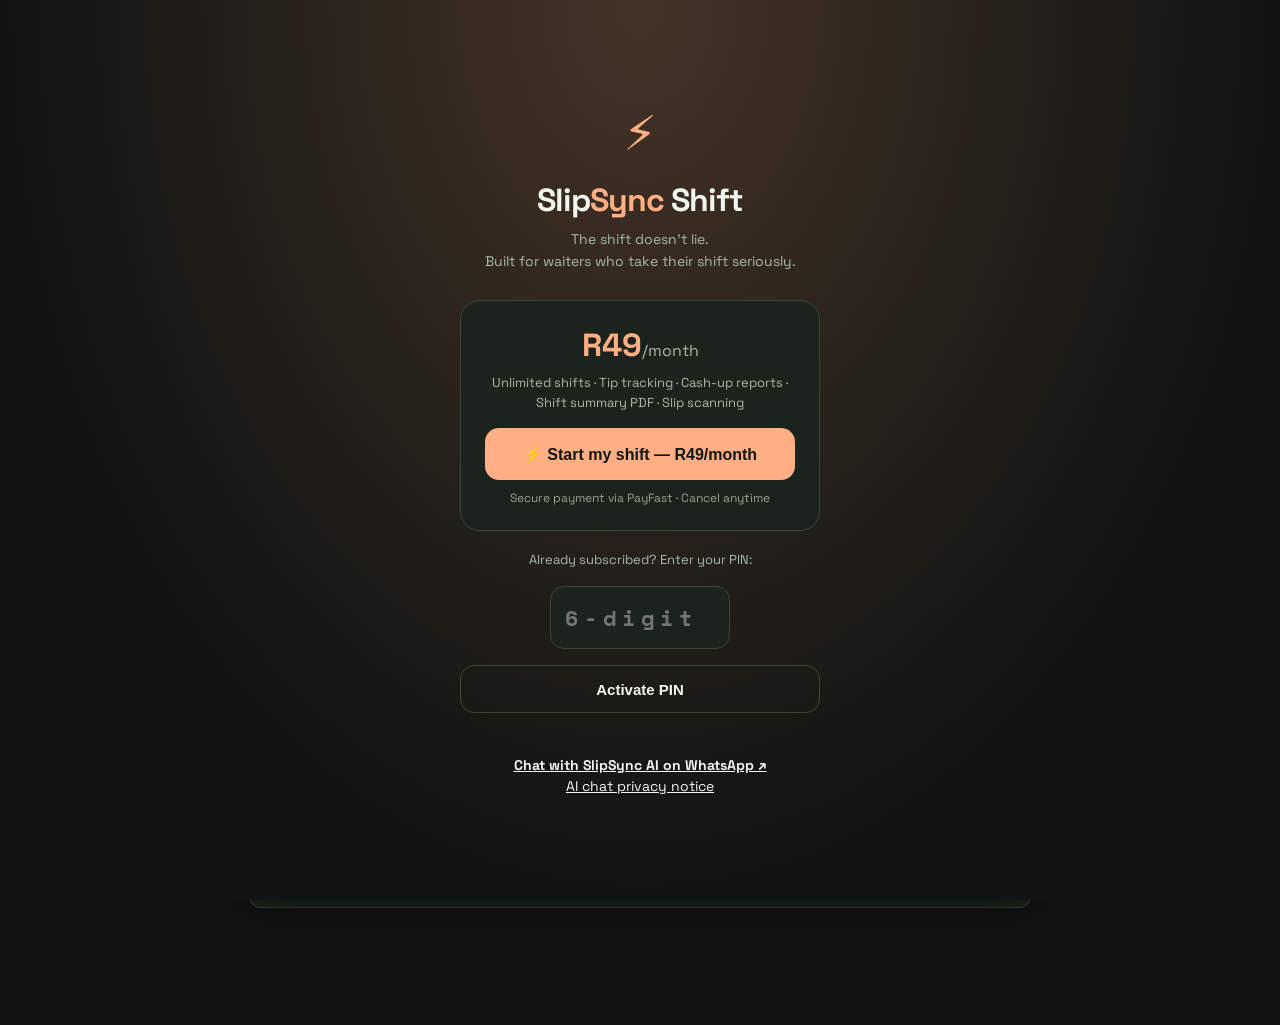
<file: shift.html>
<!DOCTYPE html>
<html lang="en">
<head>
<meta charset="UTF-8" />
<meta name="viewport" content="width=device-width, initial-scale=1, viewport-fit=cover" />
<title>SlipSync Shift</title>
<meta name="theme-color" content="#0C0C0A" />
<meta name="apple-mobile-web-app-capable" content="yes" />
<meta name="apple-mobile-web-app-status-bar-style" content="black-translucent" />
<meta name="apple-mobile-web-app-title" content="SlipSync Shift" />
<script src="/vendor/jspdf.umd.min.js"></script>
<script src="/pdf-support.js"></script>
<link rel="preconnect" href="https://fonts.googleapis.com"/>
<link href="https://fonts.googleapis.com/css2?family=Space+Grotesk:wght@400;500;700&family=Space+Mono:wght@400;700&display=swap" rel="stylesheet"/>
<style>
  :root{
    --ink:#0C0C0A; --panel:#131310; --panelAlt:#1A1A16; --line:#272720;
    --green:#FF6B1A; --greenDim:rgba(255,107,26,0.12); --amber:#6EE7B7; --amberDim:rgba(110,231,183,0.12);
    --text:#F5F2EB; --muted:#8A8570; --faint:#3A3830; --danger:#FF5757;
    --mono:'Space Mono',ui-monospace,Menlo,Consolas,monospace;
    --sans:'Space Grotesk',system-ui,sans-serif;
  }
  *{box-sizing:border-box;-webkit-tap-highlight-color:transparent}
  html,body{margin:0;padding:0;background:var(--ink);color:var(--text);font-family:var(--sans)}
  body{padding-bottom:env(safe-area-inset-bottom)}
  .wrap{max-width:520px;margin:0 auto;min-height:100vh;display:flex;flex-direction:column}
  .view{flex:1;padding:18px 16px 96px;display:none}
  .view.active{display:block}
  h1{font-size:30px;font-weight:800;letter-spacing:-.5px;margin:4px 0 2px}
  .sub{color:var(--muted);font-size:13px;margin-bottom:16px}
  .label{font-size:11px;font-weight:700;color:var(--muted);letter-spacing:1px;text-transform:uppercase}
  .card{background:var(--panel);border:1px solid var(--line);border-radius:20px;padding:16px;margin-bottom:12px}
  .mono{font-family:var(--mono);font-weight:700}
  .big{font-family:var(--mono);font-weight:800;font-size:34px}
  .row{display:flex;justify-content:space-between;align-items:center}
  .stats{display:flex;gap:12px}
  .stat{flex:1;background:var(--panel);border:1px solid var(--line);border-radius:14px;padding:14px}
  .stat .v{font-family:var(--mono);font-weight:800;font-size:22px;margin-top:8px}
  .btn{height:52px;border:none;border-radius:14px;background:var(--green);color:var(--ink);
    font-size:16px;font-weight:700;width:100%;display:flex;align-items:center;justify-content:center;gap:8px}
  .btn:active{opacity:.85}
  .btn.ghost{background:transparent;border:1px solid var(--line);color:var(--text)}
  .btn.danger{background:transparent;border:1px solid var(--danger);color:var(--danger)}
  .chip{padding:9px 14px;border-radius:999px;border:1px solid var(--line);background:transparent;
    color:var(--muted);font-size:13px;font-weight:700;margin:0 8px 8px 0}
  .chip.on{color:var(--ink)}
  .chip.on.green{background:var(--green);border-color:var(--green)}
  .chip.on.amber{background:var(--amber);border-color:var(--amber)}
  input,textarea{font-family:var(--mono);font-size:18px;color:var(--text);background:var(--panel);
    border:1px solid var(--line);border-radius:14px;padding:12px 14px;width:100%;margin-top:6px}
  input:focus,textarea:focus{outline:none;border-color:var(--green)}
  .bill-in{font-size:40px;font-weight:800;color:var(--green);background:transparent;border:none;
    border-bottom:2px solid var(--line);border-radius:0;padding:8px 0;margin-bottom:8px}
  .tag{font-family:var(--mono);font-weight:800;font-size:13px;color:var(--green);background:var(--greenDim);
    padding:5px 8px;border-radius:8px;min-width:40px;text-align:center}
  .line-item{display:flex;justify-content:space-between;align-items:center;padding:12px 0;border-bottom:1px solid var(--line)}
  .line-item:last-child{border-bottom:none}
  .li-left{display:flex;align-items:center;gap:12px}
  .kv{display:flex;justify-content:space-between;align-items:center;padding:6px 0}
  .kv .k{color:var(--muted);font-size:15px}
  .divider{height:1px;background:var(--line);margin:8px 0}
  .insight{display:flex;gap:12px;align-items:center;padding:10px 0;border-bottom:1px solid var(--line);font-size:15px;line-height:1.35}
  .insight:last-child{border-bottom:none}
  .empty{padding:28px;text-align:center;color:var(--muted)}
  .empty b{display:block;color:var(--text);font-size:17px;margin-bottom:6px}
  .tabs{position:fixed;bottom:0;left:0;right:0;background:var(--panel);border-top:1px solid var(--line);
    display:flex;max-width:520px;margin:0 auto;padding:8px 0 calc(8px + env(safe-area-inset-bottom))}
  .tab{flex:1;background:none;border:none;color:var(--faint);font-size:10px;font-weight:700;
    display:flex;flex-direction:column;align-items:center;gap:3px;padding:4px 0}
  .tab .ic{font-size:18px}
  .tab.on{color:var(--green)}
  .muted{color:var(--muted)}
  .small{font-size:13px}
  .sheet{position:fixed;inset:0;background:var(--ink);z-index:50;display:none;flex-direction:column;max-width:520px;margin:0 auto}
  .sheet.open{display:flex}
  .sheet-head{display:flex;justify-content:space-between;align-items:center;padding:16px;border-bottom:1px solid var(--line)}
  .sheet-head .x{background:none;border:none;color:var(--green);font-size:16px;font-weight:700}
  .sheet-body{flex:1;overflow:auto;padding:16px;padding-bottom:40px}
  .presetwrap{display:flex;flex-wrap:wrap;margin-top:8px}
  .toggle{display:flex;gap:0;margin-top:6px;border:1px solid var(--line);border-radius:14px;overflow:hidden}
  .toggle button{flex:1;background:transparent;border:none;color:var(--muted);font-size:15px;font-weight:700;padding:12px}
  .toggle button.on{background:var(--panelAlt);color:var(--text)}
  svg{display:block;width:100%}
  .barlabels{display:flex;justify-content:space-between;padding:0 2px}
  .barlabels span{flex:1;text-align:center;color:var(--faint);font-family:var(--mono);font-size:9px}
  .cam{position:fixed;inset:0;z-index:100;background:#000;display:none;flex-direction:column}
  #camVideo{flex:1;width:100%;object-fit:cover;background:#000}
  .cam-bar{display:flex;align-items:center;justify-content:space-between;padding:18px 28px calc(18px + env(safe-area-inset-bottom));background:#000}
  .cam-bar .x{background:none;border:none;color:#fff;font-size:16px;font-weight:700}
  .shutter{width:70px;height:70px;border-radius:50%;background:#fff;border:5px solid #999}
  .shutter:active{opacity:.6}
  .linkbtn{background:none;border:none;color:var(--green);font-size:13px;font-weight:700;margin-top:8px;width:100%;text-align:center}
</style>
<link rel="stylesheet" href="/refresh.css">
</head>
<body class="shift-ui">


<div id="paywallScreen" style="display:none;position:fixed;inset:0;z-index:300;background:var(--ink);flex-direction:column;align-items:center;justify-content:center;padding:28px;text-align:center">
  <div style="font-size:48px;margin-bottom:16px">⚡</div>
  <div style="font-size:32px;font-weight:700;margin-bottom:8px;letter-spacing:-1px">Slip<span style="color:var(--green)">Sync</span> Shift</div>
  <div style="color:var(--muted);font-size:14px;line-height:1.6;margin-bottom:28px">The shift doesn't lie.<br>Built for waiters who take their shift seriously.</div>
  <div style="background:var(--panel);border:1px solid var(--line);border-radius:20px;padding:24px;width:100%;max-width:360px;margin-bottom:20px">
    <div style="font-size:32px;font-weight:800;color:var(--green)">R49<span style="font-size:16px;font-weight:400;color:var(--muted)">/month</span></div>
    <div style="color:var(--muted);font-size:13px;margin:8px 0 16px;line-height:1.5">Unlimited shifts · Tip tracking · Cash-up reports · Shift summary PDF · Slip scanning</div>
    <button onclick="paywallSubscribe()" style="width:100%;height:52px;border:none;border-radius:14px;background:var(--green);color:var(--ink);font-size:16px;font-weight:800;margin-bottom:10px">⚡ Start my shift — R49/month</button>
    <div style="color:var(--faint);font-size:12px">Secure payment via PayFast · Cancel anytime</div>
  </div>
  <div style="color:var(--muted);font-size:13px;margin-bottom:12px">Already subscribed? Enter your PIN:</div>
  <div style="display:flex;gap:10px;justify-content:center;margin-bottom:16px">
    <input id="pinInput" maxlength="6" inputmode="numeric" placeholder="6-digit PIN"
      style="font-family:var(--mono);font-size:22px;font-weight:800;text-align:center;letter-spacing:6px;background:var(--panel);border:1px solid var(--line);border-radius:14px;padding:14px;color:var(--text);width:180px" />
  </div>
  <button onclick="activatePin()" style="height:48px;border:none;border-radius:14px;background:transparent;border:1px solid var(--line);color:var(--text);font-size:15px;font-weight:700;width:100%;max-width:360px">Activate PIN</button>
  <div id="pinError" style="color:var(--danger);font-size:13px;margin-top:10px;min-height:18px"></div>
  <p style="font-size:14px;line-height:1.5;margin:14px 0 0"><a href="https://wa.me/27762556213" target="_blank" rel="noopener noreferrer" style="color:inherit;font-weight:700">Chat with SlipSync AI on WhatsApp ↗</a><br><a href="https://slipsync-whatsapp-privacy.stoltzherman.chatgpt.site" target="_blank" rel="noopener noreferrer" style="color:inherit">AI chat privacy notice</a></p>
</div>

<div id="nameModal" style="display:none;position:fixed;inset:0;z-index:200;background:rgba(0,0,0,.85);align-items:center;justify-content:center;padding:24px">
  <div style="background:var(--panel);border:1px solid var(--line);border-radius:20px;padding:28px;width:100%;max-width:380px">
    <div style="font-size:24px;font-weight:800;margin-bottom:6px">Welcome to SlipSync Shift ⚡</div>
    <div style="color:var(--muted);font-size:14px;margin-bottom:20px">Enter your name once — it appears on every slip and your shift summary.</div>
    <div style="font-size:11px;font-weight:700;color:var(--muted);letter-spacing:1px;text-transform:uppercase">Your name</div>
    <input id="nameInput" style="font-family:var(--mono);font-size:20px;color:var(--text);background:var(--panelAlt);border:1px solid var(--line);border-radius:14px;padding:14px;width:100%;margin-top:8px;box-sizing:border-box" placeholder="e.g. Sipho Dlamini" />
    <button onclick="saveName()" style="margin-top:16px;height:52px;border:none;border-radius:14px;background:var(--green);color:var(--ink);font-size:16px;font-weight:700;width:100%">Start my shift</button>
  </div>
</div>

<div class="wrap">
<header class="shift-topbar"><a class="logo" href="/?home"><span class="ui-mark" aria-hidden="true">s↗</span>Slip<b>Sync</b><span class="logo-dot">.</span></a><a class="suite-link" href="/app">All four modules <span aria-hidden="true">↗</span></a></header>
<aside aria-label="SlipSync AI help" style="margin:12px 0 20px;padding:14px;border:1px solid #2a2a22;border-radius:12px;font-size:14px;line-height:1.5">
  <a href="https://wa.me/27762556213" target="_blank" rel="noopener noreferrer" style="display:inline-block;color:inherit;font-weight:700;padding:6px 0">Chat with SlipSync AI on WhatsApp ↗</a>
  <p style="margin:4px 0 0">Opens WhatsApp. You choose what to send; your saved slips are not attached. Read the <a href="https://slipsync-whatsapp-privacy.stoltzherman.chatgpt.site" target="_blank" rel="noopener noreferrer" style="color:inherit">AI chat privacy notice</a> before continuing.</p>
</aside>

<div class="shift-eyebrow">01 / SLIPSYNC SHIFT</div>

  <!-- TODAY -->
  <section id="today" class="view active">
    <h1>Today</h1>
    <div class="sub" id="todayDate"></div>
    <div id="todayWaiter" style="font-size:14px;font-weight:700;color:var(--green);margin-bottom:4px"></div>
    <div class="card">
      <div class="label">Today's sales</div>
      <div class="big" style="color:var(--green)" id="todaySales">R 0.00</div>
      <div class="row" style="margin-top:12px;gap:18px;justify-content:flex-start">
        <span class="small muted">Tips <span class="mono" style="color:var(--amber)" id="todayTips">R 0.00</span></span>
        <span class="small muted">Avg tip <span class="mono" style="color:var(--amber)" id="todayAvg">0%</span></span>
      </div>
    </div>
    <div class="stats">
      <div class="stat"><div class="label">Tables</div><div class="v" id="todayTables">0</div></div>
      <div class="stat"><div class="label">Avg spend</div><div class="v" id="todaySpend">R 0.00</div></div>
    </div>
    <button class="btn" style="margin-top:16px" onclick="openSlip()">+ Add slip</button>
    <button class="btn ghost" id="shiftPdfButton" style="margin-top:10px" onclick="downloadShiftSummary()">Share shift summary (PDF)</button>
    <div class="label" style="margin-top:24px">Recent</div>
    <div class="card" style="margin-top:8px" id="todayList"></div>
  </section>

  <!-- HISTORY -->
  <section id="history" class="view">
    <h1>History</h1>
    <div class="presetwrap" id="histFilters"></div>
    <div class="card">
      <div class="row">
        <div><div class="label">Sales</div><div class="mono" style="font-size:22px;color:var(--green)" id="histSales">R 0.00</div></div>
        <div><div class="label">Tips</div><div class="mono" style="font-size:22px;color:var(--amber)" id="histTips">R 0.00</div></div>
        <div><div class="label">Tables</div><div class="mono" style="font-size:22px" id="histTables">0</div></div>
      </div>
    </div>
    <div id="histDays"></div>
  </section>

  <!-- CASH-UP -->
  <section id="cashup" class="view">
    <h1>Cash-up</h1>
    <div class="sub" id="cashDate"></div>
    <div class="presetwrap" id="cashDays"></div>
    <div class="card">
      <div class="kv"><span class="k">Total slips</span><span class="mono" id="cuSlips">0</span></div>
      <div class="kv"><span class="k">Total sales</span><span class="mono" style="color:var(--green)" id="cuSales">R 0.00</span></div>
      <div class="divider"></div>
      <div class="kv"><span class="k">Card</span><span class="mono" id="cuCard">R 0.00</span></div>
      <div class="kv"><span class="k">Cash</span><span class="mono" id="cuCash">R 0.00</span></div>
      <div class="divider"></div>
      <div class="kv"><span class="k">Suggested tips</span><span class="mono" id="cuSugg">R 0.00</span></div>
      <div class="kv"><span class="k">Actual tips</span><span class="mono" style="color:var(--amber)" id="cuTips">R 0.00</span></div>
      <div class="kv"><span class="k">Avg tip %</span><span class="mono" style="color:var(--amber)" id="cuAvg">0%</span></div>
    </div>
    <div class="label" style="margin-top:8px">Adjustment (over / short)</div>
    <input id="cuAdj" inputmode="decimal" placeholder="0.00" oninput="recalcCash()" />
    <div class="label" style="margin-top:14px">Notes</div>
    <textarea id="cuNotes" rows="3" placeholder="Anything worth recording…" oninput="saveCashNotes()"></textarea>
    <div class="card" style="margin-top:14px">
      <div class="kv"><span class="k">Expected cash in hand</span><span class="mono" style="font-size:20px;color:var(--green)" id="cuExpected">R 0.00</span></div>
    </div>
  </section>

  <!-- ANALYTICS -->
  <section id="analytics" class="view">
    <h1>Analytics</h1>
    <div class="presetwrap" id="anFilters"></div>
    <div class="card" id="anInsights"></div>
    <div class="card">
      <div class="label">Sales by day</div>
      <div class="mono" style="font-size:24px;color:var(--green);margin:8px 0" id="anSalesTotal">R 0.00</div>
      <div id="anSalesChart"></div>
    </div>
    <div class="card">
      <div class="label">Tips by day</div>
      <div class="mono" style="font-size:24px;color:var(--amber);margin:8px 0" id="anTipsTotal">R 0.00</div>
      <div id="anTipsChart"></div>
    </div>
    <div class="card">
      <div class="label">Tables by hour</div>
      <div id="anHourChart" style="margin-top:8px"></div>
    </div>
    <div class="card">
      <div class="label">Range stats</div>
      <div style="height:8px"></div>
      <div class="kv"><span class="k">Average tip rate</span><span class="mono" id="anTipRate">0%</span></div>
      <div class="kv"><span class="k">Average table spend</span><span class="mono" id="anSpend">R 0.00</span></div>
      <div class="kv"><span class="k">Largest table</span><span class="mono" id="anLargest">R 0.00</span></div>
      <div class="kv"><span class="k">Highest tip</span><span class="mono" id="anHiTip">R 0.00</span></div>
      <div class="kv"><span class="k">Tables served</span><span class="mono" id="anCount">0</span></div>
    </div>
  </section>

  <!-- SETTINGS -->
  <section id="settings" class="view">
    <h1>Settings</h1>
    <div class="card">
      <b style="font-size:17px">Your data stays on this phone</b>
      <p class="small muted" style="line-height:1.4">Every slip, tip and cash-up is stored only in this browser. Nothing is uploaded, no account is needed, and it works offline once added to your home screen.</p>
    </div>
    <div class="card">
      <div class="card" style="margin-bottom:16px">
      <div class="label">Your name</div>
      <input id="settingsName" style="font-family:var(--mono);font-size:17px;color:var(--text);background:var(--panelAlt);border:1px solid var(--line);border-radius:14px;padding:12px 14px;width:100%;margin-top:6px;box-sizing:border-box" placeholder="e.g. Sipho Dlamini" oninput="updateWaiterName(this.value)" />
    </div>
    <div class="label">Backup</div>
      <div style="height:10px"></div>
      <button class="btn ghost" onclick="exportData()">Export backup</button>
      <div style="height:10px"></div>
      <button class="btn ghost" onclick="document.getElementById('importFile').click()">Restore from backup</button>
      <input type="file" id="importFile" accept="application/json" style="display:none" onchange="importData(event)" />
      <p class="small muted" style="line-height:1.4;margin-top:10px">Export downloads a file you can email or save. Restore replaces all current data.</p>
    </div>
    <div class="card">
      <div class="label">Currency symbol</div>
      <input id="curSym" maxlength="3" oninput="setCurrency()" />
    </div>
    <div class="card" style="margin-bottom:16px;border-color:var(--green)">
      <div style="font-size:16px;font-weight:800;margin-bottom:6px">✅ SlipSync Shift Pro — Active</div>
      <div style="color:var(--muted);font-size:13px;line-height:1.5;margin-bottom:10px">Your subscription is active. Billed R49/month via PayFast.</div>
      <button class="btn danger" onclick="deactivate()" style="font-size:13px;height:40px">Deactivate this device</button>
    </div>
    <div class="card">
      <div class="label">Danger zone</div>
      <div style="height:10px"></div>
      <button class="btn danger" onclick="fullReset()">Full reset</button>
    </div>
    <p class="small muted" style="text-align:center;margin-top:20px">ShiftLedger · v1.0</p>
  </section>

  <!-- TAB BAR -->
  <nav class="tabs">
    <button class="tab on" data-v="today" onclick="show('today')"><span class="ic">🏠</span>Today</button>
    <button class="tab" data-v="history" onclick="show('history')"><span class="ic">📒</span>History</button>
    <button class="tab" data-v="cashup" onclick="show('cashup')"><span class="ic">🧾</span>Cash-up</button>
    <button class="tab" data-v="analytics" onclick="show('analytics')"><span class="ic">📊</span>Analytics</button>
    <button class="tab" data-v="settings" onclick="show('settings')"><span class="ic">⚙️</span>Settings</button>
  </nav>
</div>

<!-- ADD/EDIT SLIP SHEET -->
<div class="sheet" id="slipSheet">
  <div class="sheet-head">
    <button class="x" onclick="closeSlip()">Cancel</button>
    <b id="slipTitle">New slip</b>
    <button class="x" onclick="saveSlip()">Save</button>
  </div>
  <div class="sheet-body">
    <button class="btn ghost" type="button" onclick="openCamera()">📷 Scan slip photo</button>
    <button class="linkbtn" type="button" onclick="document.getElementById('slipPhoto').click()">or choose from photos</button>
    <input type="file" id="slipPhoto" accept="image/*" style="display:none" />
    <div id="ocrStatus" class="small muted" style="margin-top:8px"></div>
    <div id="slipThumbWrap" style="display:none;margin-top:10px">
      <img id="slipThumb" style="width:100%;border-radius:12px;max-height:220px;object-fit:cover" />
    </div>
    <div class="divider" style="margin:16px 0"></div>
    <div class="label">Bill amount</div>
    <input id="fBill" class="bill-in" inputmode="decimal" placeholder="0.00" oninput="recalcSlip()" />
    <div style="display:flex;gap:14px">
      <div style="flex:1">
        <div class="label">Table</div>
        <input id="fTable" inputmode="numeric" placeholder="e.g. 12" />
      </div>
      <div style="flex:1.3">
        <div class="label">Payment</div>
        <div class="toggle">
          <button id="payCard" class="on" onclick="setPay('card')">Card</button>
          <button id="payCash" onclick="setPay('cash')">Cash</button>
        </div>
      </div>
    </div>
    <div class="label" style="margin-top:16px">Suggested tip</div>
    <div class="presetwrap" id="tipPresets"></div>
    <div class="label" style="margin-top:8px">Actual tip received</div>
    <input id="fTip" inputmode="decimal" placeholder="0.00" oninput="onTipEdit()" />
    <div class="small muted" id="tipPctNote" style="margin-top:6px"></div>
    <div class="card" style="margin-top:16px">
      <div class="kv"><span class="k">Bill total</span><span class="mono" id="sumBill">R 0.00</span></div>
      <div class="kv"><span class="k">Tip</span><span class="mono" style="color:var(--amber)" id="sumTip">R 0.00</span></div>
      <div class="divider"></div>
      <div class="kv"><span class="k">Total incl. tip</span><span class="mono" style="font-size:20px;color:var(--green)" id="sumTotal">R 0.00</span></div>
    </div>
    <button class="btn danger" id="delBtn" style="margin-top:18px;display:none" onclick="deleteSlip()">Delete slip</button>
  </div>
</div>

<div class="cam" id="camOverlay">
  <video id="camVideo" playsinline autoplay muted></video>
  <div class="cam-bar">
    <button class="x" onclick="closeCamera()">Cancel</button>
    <button class="shutter" onclick="capturePhoto()" aria-label="Capture"></button>
    <span style="width:56px"></span>
  </div>
</div>

<script src="/app.js?v=shift-photo-pdf-20261022"></script>
</body>
</html>
</file>
<file: landing.css>
:root{--bg:#101412;--panel:#191e1b;--line:#303a32;--ink:#f3f6ee;--muted:#a4afa6;--mint:#cefa78;--orange:#ffaf83;--purple:#cbb7ff;--blue:#a4d9f5;font-family:'Space Grotesk',system-ui,sans-serif;color:var(--ink);background:var(--bg);font-synthesis:none}*{box-sizing:border-box}html{scroll-behavior:smooth;scroll-padding-top:25px}body{margin:0;font-size:16px;line-height:1.6}a{color:inherit;text-decoration:none}button{font:inherit}button,a{-webkit-tap-highlight-color:transparent}a:focus-visible,button:focus-visible{outline:3px solid var(--mint);outline-offset:5px}button{cursor:pointer}.shell{max-width:1280px;padding:0 48px;margin:auto}.skip{position:fixed;top:-100px;left:16px;z-index:10;background:var(--mint);color:var(--bg);padding:12px}.skip:focus{top:12px}.site-nav{display:flex;align-items:center;justify-content:space-between;height:112px;gap:24px}.brand{display:inline-flex;align-items:center;font-size:28px;font-weight:700;letter-spacing:-1.3px;white-space:nowrap}.brand-light{font-weight:400}.brand-dot{color:var(--mint)}.brand-mark{display:inline-flex;width:39px;height:39px;align-items:center;justify-content:center;margin-right:11px;border:1px solid #536548;border-radius:11px;font-size:31px;line-height:1;color:var(--mint);transform:rotate(-5deg)}.brand-mark span{font-size:18px;margin-left:-3px}.site-nav nav{display:flex;gap:30px;font-size:14px;color:#c5cec6}.site-nav nav a:hover,.text-link:hover{color:var(--mint)}.button{display:inline-flex;align-items:center;justify-content:center;gap:30px;min-height:56px;padding:14px 24px;border:1px solid transparent;border-radius:10px;font-weight:600;line-height:1.3;transition:transform .2s,background .2s}.button:hover{transform:translateY(-3px)}.button span{font-size:21px}.button.small{min-height:46px;padding:10px 18px;font-size:14px;gap:24px}.light{background:#edf1e8;color:var(--bg)}.mint{background:var(--mint);color:#142014}.outline{border-color:#49544a}.outline:hover{background:#222b24}.dark{background:#101812;color:white}.hero{display:grid;grid-template-columns:1fr 1fr;gap:54px;align-items:center;padding-top:66px;padding-bottom:94px}.eyebrow{display:flex;align-items:center;gap:12px;font-size:11px;font-weight:600;letter-spacing:2px}.tiny-line{width:26px;height:1px;background:var(--mint)}h1{font-size:clamp(64px,6.5vw,88px);font-weight:500;letter-spacing:-5px;line-height:1.06;margin:28px 0}.accent{color:var(--mint)}.hero-intro{font-size:17px;color:#acb7ad;line-height:1.8;margin:27px 0 29px;max-width:470px}.hero-actions{display:flex;align-items:center;gap:25px}.text-link{font-size:14px;border-bottom:1px solid #5b655a;padding-bottom:3px}.trial-note{font-size:12px;color:var(--muted);margin-top:18px}.trial-note span{color:var(--mint);margin-right:6px}.hero-product{position:relative;padding-top:8px}.preview-top{display:flex;justify-content:space-between;gap:10px;align-items:center;font-size:9px;letter-spacing:1.4px;color:#a0aaa0;margin-bottom:17px}.sample-label{font-size:8px;opacity:.8;white-space:nowrap}.preview-card{border:1px solid #414e3a;border-radius:19px;padding:25px;background:linear-gradient(140deg,#263325,#19211b 57%);box-shadow:0 24px 80px #0005;transform:rotate(-2deg);--preview-accent:var(--mint)}.preview-brand{display:flex;align-items:center;font-size:16px;gap:10px}.preview-brand b{font-weight:400;color:var(--preview-accent)}.preview-icon{display:grid;place-items:center;border:1px solid #5c694e;border-radius:8px;width:31px;height:31px;font-size:25px;color:var(--preview-accent)}.preview-period{margin-left:auto;font-size:9px;color:#b4c1ac;letter-spacing:1px}.preview-tabs{display:flex;gap:5px;padding:5px;background:#10181180;border:1px solid #36432f;border-radius:9px;margin-top:25px}.preview-tabs button{flex:1;background:none;border:0;color:#b6c1b0;padding:8px 3px;font-size:12px;border-radius:5px}.preview-tabs button[aria-selected=true]{background:var(--preview-accent);color:#182017}.preview-balance{padding:29px 0 20px}.preview-balance>span{font-size:12px;color:#b6c1b0}.preview-amount{font-size:52px;letter-spacing:-2.5px;font-weight:500;line-height:1.4}.preview-amount>span{color:#829279;font-size:34px}.preview-meter{height:6px;background:#3b4735;border-radius:4px;overflow:hidden;margin-top:13px}.preview-meter i{display:block;width:53%;height:100%;background:var(--preview-accent);border-radius:4px;transition:width .4s}.preview-details{display:flex;justify-content:space-between;gap:10px;font-size:11px;color:#a4b19c;margin-top:10px}.preview-details b{font-weight:500;color:#e1e9dc;margin-left:5px}.preview-list-title{display:flex;justify-content:space-between;font-size:12px;border-top:1px solid #36412f;padding-top:18px}.preview-list-title>span:last-child{color:var(--preview-accent);font-size:20px;line-height:1}.preview-rows>div{display:flex;gap:10px;align-items:center;padding-top:17px;font-size:13px}.preview-rows small{display:block;font-size:10px;color:#a2af9b;margin-top:2px}.preview-rows b{margin-left:auto;font-weight:500}.mini-icon{display:grid;place-items:center;width:34px;height:36px;border-radius:8px;background:#414d31;color:var(--mint);font-size:14px}.mini-icon.blue{background:#29423e;color:#b5e4d9}.preview-bottom{display:flex;align-items:center;gap:10px;background:#d5fa8210;border:1px solid #d5fa8220;border-radius:8px;margin-top:21px;padding:11px;font-size:11px;color:#d4dfc9}.spark{font-size:22px;color:var(--preview-accent)}.orbit-caption{display:flex;align-items:center;gap:16px;margin:26px 12px 0;font-size:12px;line-height:1.5;color:#b3bfb0}.caption-number{font-size:45px;font-weight:400;letter-spacing:-3px;color:var(--mint)}.orbit-star{margin-left:auto;color:var(--mint);font-size:51px;line-height:1}.module-rail{border-block:1px solid var(--line);background:#171e17}.module-rail .shell{display:flex;justify-content:space-between;align-items:center;gap:25px;padding-top:22px;padding-bottom:22px}.module-rail span{font-size:10px;letter-spacing:1.4px;color:#a7b49f}.module-rail a{font-size:15px;font-weight:500;white-space:nowrap}.module-rail a:nth-child(2){color:var(--orange)}.module-rail a:nth-child(3){color:var(--mint)}.module-rail a:nth-child(4){color:var(--purple)}.module-rail a:nth-child(5){color:var(--blue)}.modules,.how,.pricing{padding-top:103px;padding-bottom:14px}.section-top{display:flex;justify-content:space-between;align-items:flex-end;gap:35px;margin-bottom:36px}.section-top .eyebrow{color:var(--mint);font-size:10px}.section-top h2{font-size:40px;line-height:1.2;letter-spacing:-1.7px;font-weight:500;margin:17px 0 0}.muted-heading{color:#818f80}.section-top>p{font-size:14px;color:var(--muted);line-height:1.8;margin:0 0 3px;flex-shrink:0}.module-grid{display:grid;grid-template-columns:repeat(2,1fr);gap:18px}.module-card{--module:var(--orange);position:relative;background:linear-gradient(130deg,#232923,#181d19);border:1px solid #394337;border-radius:15px;padding:31px;overflow:hidden}.module-card.home{--module:var(--mint)}.module-card.curator{--module:var(--purple)}.module-card.road{--module:var(--blue)}.module-card:before{content:'';position:absolute;inset:0 0 auto;height:3px;background:var(--module)}.module-card-top{display:flex;align-items:center;justify-content:space-between;gap:10px}.module-icon{display:grid;place-items:center;border:1px solid color-mix(in srgb,var(--module) 30%,transparent);background:color-mix(in srgb,var(--module) 9%,transparent);color:var(--module);width:44px;height:44px;border-radius:10px;font-size:29px}.module-number{font-size:10px;letter-spacing:1.4px;color:#a1b09f}.module-card h3{font-size:39px;letter-spacing:-1.6px;line-height:1;margin:27px 0 17px;font-weight:500}.module-card h3 span{color:var(--module)}.module-card p{font-size:15px;line-height:1.7;color:#b7c0b4}.module-card ul{list-style:none;padding:0;margin:23px 0 30px;font-size:13px;color:#d0d8cb}.module-card li{margin:9px 0}.module-card li:before{content:'✓';color:var(--module);margin-right:12px}.module-card>a{border-top:1px solid #374032;padding-top:18px;display:flex;justify-content:space-between;font-size:14px;color:var(--module);font-weight:500}.module-card>a span{font-size:20px}.steps{display:grid;grid-template-columns:repeat(3,1fr);gap:45px;border-top:1px solid var(--line);padding-top:35px}.steps article>span{font-size:13px;color:var(--mint);border:1px solid #536143;border-radius:50%;width:39px;height:39px;display:grid;place-items:center}.steps h3{font-size:22px;letter-spacing:-.7px;margin:24px 0 10px}.steps p{font-size:14px;color:var(--muted);line-height:1.9}.price-grid{display:grid;grid-template-columns:repeat(3,1fr);gap:16px}.plan{border:1px solid var(--line);border-radius:14px;background:#171d18;padding:27px}.plan-kicker{font-size:10px;letter-spacing:1.2px;color:var(--muted);display:flex;align-items:center;justify-content:space-between;gap:6px;min-height:24px}.plan h3{font-size:24px;font-weight:500;margin:22px 0 12px;letter-spacing:-.8px}.price{font-size:51px;line-height:1.3;letter-spacing:-2px}.price>span{color:var(--muted);font-size:13px;letter-spacing:0;margin-left:8px}.plan p{color:var(--muted);font-size:14px;line-height:1.8;min-height:51px;margin:17px 0 28px}.plan .button{width:100%;font-size:14px;min-height:48px}.plan small{display:block;text-align:center;color:var(--muted);font-size:12px;margin-top:13px}.featured{border-color:#97b95f;background:linear-gradient(150deg,#2b3922,#192118)}.featured .plan-kicker{color:var(--mint)}.featured .plan-kicker>span{background:var(--mint);color:#192217;border-radius:5px;font-size:8px;padding:4px 6px;letter-spacing:.8px}.pricing-note{font-size:12px;color:var(--muted);text-align:center;margin-top:23px}.closing{padding-top:87px;padding-bottom:64px}.closing-inner{background:var(--mint);color:#15200e;border-radius:20px;padding:56px;text-align:center}.closing .eyebrow{justify-content:center;font-size:10px}.closing h2{font-size:57px;font-weight:500;letter-spacing:-2.5px;line-height:1.1;margin:25px 0 30px}.closing h2 span{color:#547132}.closing p{font-size:12px;color:#425532;margin:18px 0 0}footer{display:flex;align-items:center;gap:30px;flex-wrap:wrap;border-top:1px solid var(--line);padding-top:31px!important;padding-bottom:31px!important}footer .brand{font-size:25px}footer>span{font-size:12px;color:var(--muted);margin-right:auto}footer>a:not(.brand){font-size:13px}footer small{font-size:11px;color:var(--muted)}
@media(min-width:1400px){.hero{padding-top:80px;padding-bottom:110px}}@media(max-width:1000px){.shell{padding-inline:28px}.hero{gap:30px;padding-top:40px}h1{font-size:65px}.hero-actions{gap:16px;flex-wrap:wrap}.preview-card{padding:20px}.preview-top{font-size:8px;letter-spacing:.5px}.sample-label{font-size:7px}.preview-amount{font-size:44px}.section-top h2{font-size:34px}.section-top>p{font-size:12px}.module-card{padding:25px}.plan{padding:22px}.price{font-size:44px}.plan-kicker{font-size:9px;letter-spacing:.6px}}
@media(max-width:720px){.shell{padding-inline:22px}.site-nav{height:86px;gap:10px}.site-nav nav{display:none}.brand{font-size:24px}.brand-mark{width:32px;height:34px;font-size:25px;margin-right:8px}.button.small{padding:9px 13px;gap:12px;font-size:12px;min-height:42px}.hero{grid-template-columns:1fr;padding-top:36px;padding-bottom:53px;gap:42px}.eyebrow{font-size:9px;letter-spacing:1.4px}h1{font-size:clamp(60px,14vw,82px);letter-spacing:-3.6px;margin:23px 0}.hero-intro{font-size:16px;max-width:440px;margin:22px 0}.hero-actions{gap:22px}.hero-actions .button{min-height:52px;padding:12px 21px}.text-link{font-size:13px}.trial-note{font-size:11px}.hero-product{max-width:480px;width:100%;justify-self:center;padding:0 4px}.preview-top{font-size:8px;margin-bottom:14px}.preview-card{padding:23px;transform:rotate(-1deg)}.preview-amount{font-size:48px}.preview-tabs button{min-height:37px}.preview-period{font-size:8px}.orbit-caption{margin-top:20px}.module-rail .shell{display:grid;grid-template-columns:repeat(4,1fr);gap:12px;padding-block:18px}.module-rail span{grid-column:1/-1;font-size:8px;letter-spacing:1.1px;margin-bottom:3px}.module-rail a{font-size:12px}.modules,.how,.pricing{padding-top:61px}.section-top{display:block;margin-bottom:25px}.section-top h2{font-size:30px;letter-spacing:-1.25px}.section-top>p{margin-top:19px;font-size:13px}.module-grid{grid-template-columns:1fr;gap:15px}.module-card{padding:26px}.module-number{font-size:9px}.module-card h3{font-size:37px}.module-card p{font-size:15px}.module-card li{font-size:13px;line-height:1.7}.how .section-top .button{margin-top:25px;font-size:14px;min-height:48px}.steps{grid-template-columns:1fr;gap:27px;padding-top:25px}.steps article{position:relative;padding-left:58px}.steps article>span{position:absolute;left:0;top:3px}.steps h3{margin:0 0 8px;font-size:22px}.steps p{margin:0;line-height:1.7}.price-grid{grid-template-columns:1fr}.plan{padding:27px}.plan-kicker{font-size:10px}.plan p{min-height:0}.plan p br{display:none}.price{font-size:49px}.pricing-note{font-size:11px}.closing{padding-top:52px;padding-bottom:37px}.closing-inner{padding:37px 20px;border-radius:14px}.closing h2{font-size:39px;letter-spacing:-1.7px}.closing .eyebrow{font-size:8px;letter-spacing:1px}footer{gap:18px;padding-top:24px!important;padding-bottom:30px!important}footer>span{width:100%;order:3}footer small{order:4}footer>a:not(.brand){margin-left:auto;font-size:12px}.desktop-break{display:none}}
@media(prefers-reduced-motion:reduce){html{scroll-behavior:auto}*,*:before,*:after{transition:none!important;animation:none!important}}
</file>
<file: refresh.css>
/* SlipSync presentation layer. Existing storage, calculations and payment flows are unchanged. */
:root{--bg:#101412;--panel:#1b211d;--line:#354137;--ink:#f3f6ef;--mute:#aab7aa;--fire:#cefa78;--ok:#a6e8a7;--warn:#ffd484;--bad:#ff9191;--acc:#cefa78;--module-tint:#cefa78}
:root[data-mod=shift]{--acc:#ffaf83;--module-tint:#ffaf83}:root[data-mod=home]{--acc:#cefa78;--module-tint:#cefa78}:root[data-mod=cur]{--acc:#cbb7ff;--module-tint:#cbb7ff}:root[data-mod=road]{--acc:#a4d9f5;--module-tint:#a4d9f5}
body.suite-ui{max-width:920px;padding:0 32px 125px;background:var(--bg);font-size:16px}
a.logo{color:var(--ink);text-decoration:none;display:inline-flex;align-items:center;font-size:25px;letter-spacing:-1px}.logo b{font-weight:400;color:var(--ink)}.logo-dot{color:#cefa78}.ui-mark{display:inline-grid;place-items:center;width:34px;height:36px;border:1px solid #526449;border-radius:10px;color:#cefa78;font-size:23px;letter-spacing:-5px;padding-right:4px;margin-right:10px;transform:rotate(-5deg)}
.suite-ui header{padding:27px 0 25px;border-bottom:1px solid var(--line);margin-bottom:24px}.mon{gap:10px;font-size:13px}.mon button{width:35px;height:35px;background:#1b241b;border-color:#3e4b3a;color:var(--ink);transition:background .2s}.mon button:hover{background:#35432d}
.mods{display:grid;grid-template-columns:repeat(4,1fr);border:0;gap:10px;margin:0 0 32px}.mods button{display:flex;align-items:center;justify-content:flex-start;gap:10px;padding:15px 14px;border:1px solid var(--line);border-radius:11px;background:#1a211b;color:#aeb8ac;font-size:14px;margin:0;transition:background .2s,border-color .2s}.mods button[hidden]{display:none}.mods button:hover{background:#283227}.mods button[aria-selected=true]{background:color-mix(in srgb,var(--acc) 14%,#141b14);border-color:color-mix(in srgb,var(--acc) 60%,#303a2c);color:var(--acc)}.mod-symbol{font-size:23px;line-height:1}.mods small{font-size:10px;opacity:.7;margin-left:auto}.mods button[data-m=shift] .mod-symbol{color:#ffaf83}.mods button[data-m=home] .mod-symbol{color:#cefa78}.mods button[data-m=cur] .mod-symbol{color:#cbb7ff}.mods button[data-m=road] .mod-symbol{color:#a4d9f5}
.workspace-heading{display:flex;justify-content:space-between;align-items:center;gap:20px;margin-bottom:30px}.workspace-eyebrow{font-size:10px;letter-spacing:1.8px;color:var(--acc);font-weight:500;margin-bottom:11px}.workspace-heading h1{font-size:34px;font-weight:500;line-height:1.15;letter-spacing:-1.5px;max-width:600px}.workspace-heading h1 span{display:none}:root:not([data-mod]) .workspace-heading [data-title=home],:root[data-mod=home] [data-title=home],:root[data-mod=shift] [data-title=shift],:root[data-mod=cur] [data-title=cur],:root[data-mod=road] [data-title=road]{display:inline}.workspace-stamp{color:var(--acc);font-size:48px;line-height:1}.hero{padding:29px 30px 12px;border:1px solid color-mix(in srgb,var(--acc) 33%,#2a362a);background:linear-gradient(125deg,color-mix(in srgb,var(--acc) 13%,#182017),#182018 75%);border-radius:18px;box-shadow:0 12px 40px #0002;margin-bottom:18px}.hero small{font-size:14px;color:#c7d1c0}.hero .big{font-family:'Space Grotesk',system-ui,sans-serif;font-size:66px;font-weight:500;letter-spacing:-3px;line-height:1.2;margin:9px 0 20px}.track{height:7px;background:#ffffff13}.stats{gap:0;background:transparent;border:0;border-radius:0;margin:22px 0 4px}.stats div{background:transparent;padding:0 15px 12px;border-left:1px solid #ffffff20}.stats div:first-child{padding-left:0;border:0}.stats span{font-size:12px;color:#bac6b1;margin-bottom:7px}.stats b{font-family:'Space Grotesk',sans-serif;font-size:20px;font-weight:500;letter-spacing:-.5px}.btns{gap:9px;margin:14px 0 24px}.btn{background:#1c251d;border-color:#3a4838;border-radius:9px;min-height:44px;padding:11px 16px;font-size:13px;transition:background .2s,transform .2s}.btn:hover{background:#2a3827;transform:translateY(-1px)}.btn.pri{color:#111c12;background:var(--acc);border-color:var(--acc)}.btn.pri:hover{filter:brightness(1.05)}h2{font-size:18px;font-weight:500;letter-spacing:-.5px;margin:31px 0 15px}.ins{background:#1b251d;border:1px solid var(--line);border-left:3px solid var(--acc);padding:15px 18px;border-radius:0 11px 11px 0;font-size:14px;line-height:1.7;margin:0 0 10px}.env{background:#1b231c;border:1px solid #344030;border-radius:10px;margin:8px 0;padding:16px 19px;transition:border-color .2s}.env:hover{border-color:var(--acc)}.env .nm{font-size:14px}.env .tag{font-size:10px;border-color:#46533e;color:#aab9a0;background:#ffffff04;display:inline-block}.env .left{font-size:12px}.env .track{height:5px}.empty{border:1px dashed #3c4b35;border-radius:11px;padding:23px;background:#182018;font-size:14px;line-height:1.7}.tx{padding:16px 4px}.tx .th{background:#2c3827;border:1px solid #405039;border-radius:10px}.tx .sub{font-size:12px;line-height:1.7}.tx .del{width:36px;height:36px;border-radius:8px}.tx .del:hover{background:#ff919120;color:var(--bad)}.tx .num{font-size:14px}.fab{border-radius:12px;padding:15px 25px;font-size:15px;box-shadow:0 10px 30px #0009;border:1px solid #ffffff25;bottom:24px;min-height:52px}.trial{background:#202b1e;border:1px solid #43513a;border-radius:9px;padding:12px 16px;font-size:12px}.trial button{font-size:12px;text-decoration:none;color:#cefa78}.trial b{font-family:inherit}.split{height:28px}.legend{font-size:12px}
dialog{padding:30px;border-radius:19px;max-width:620px;width:calc(100% - 32px);margin:auto;box-shadow:0 30px 120px #000a;border-color:#53624a;background:linear-gradient(155deg,#252e24,#171f19);max-height:90dvh}dialog::backdrop{background:#080d09d9;backdrop-filter:blur(8px)}dialog h3{font-size:28px;line-height:1.15;letter-spacing:-1px;font-weight:500;margin-bottom:22px}label{font-size:13px;color:#b8c4b3;margin-top:15px}input,select,textarea{background:#101811;border-color:#3f4c38;border-radius:9px;padding:13px;font-size:16px;min-height:46px}input:focus-visible,select:focus-visible,textarea:focus-visible{outline:2px solid var(--acc);outline-offset:2px}.hint{font-size:12px;line-height:1.7}.pick{padding:17px 45px 17px 19px;background:#172019;border-color:#3b4835;border-radius:11px;margin-bottom:10px}.pick:hover{background:#23301f}.pick[aria-pressed=true]{border-color:var(--fire);background:#cefa7810;box-shadow:none}.pick strong{font-size:18px;letter-spacing:-.3px;font-weight:500}.pick span{font-size:13px;line-height:1.6;margin-top:5px;max-width:420px}.pick::after{top:20px;right:17px;border-color:#6a7a5d}.pick[data-k=shift] strong{color:#ffaf83}.pick[data-k=home] strong{color:#cefa78}.pick[data-k=cur] strong{color:#cbb7ff}.pick[data-k=road] strong{color:#a4d9f5}.nudge{font-size:13px;line-height:1.6;color:#c3d0ba;margin-block:20px}.price .big{font-family:'Space Grotesk',sans-serif}.tiers{border-radius:10px;border-color:#4b5d40}.tiers div{padding:14px;font-size:14px;line-height:1.6}.seg{border-color:#48573e}.seg button{font-size:14px}.shiftcard{padding:35px;background:linear-gradient(120deg,#ffaf8318,#182018);border:1px solid #ffaf8344;border-radius:18px}.shiftcard .big{font-size:46px;line-height:1.1;font-weight:500}.shiftcard p{font-size:15px}.catrow{grid-template-columns:minmax(90px,1fr) 95px 90px 25px}.catrow .del{border:0;background:transparent;color:var(--mute);padding:0}
/* The dedicated Shift workspace shares the same design language. */
body.shift-ui{--ink:#101412;--panel:#1b231c;--panelAlt:#2b3429;--line:#3b4737;--green:#ffaf83;--greenDim:#ffaf831a;--amber:#cefa78;--amberDim:#cefa781a;--text:#f3f6ef;--muted:#abb9a5;--faint:#94a38e;--danger:#ff9191;background:var(--ink);color:var(--text)}.shift-ui .wrap{max-width:840px;padding:0 28px}.shift-topbar{display:flex;align-items:center;justify-content:space-between;gap:15px;padding:25px 0;border-bottom:1px solid var(--line)}.shift-ui a.logo,.shift-ui .logo b{color:var(--text)}.suite-link{font-size:13px;color:#c4d1bd;text-decoration:none;border:1px solid #45513e;border-radius:8px;padding:10px 12px}.suite-link span{margin-left:10px;color:#cefa78}.shift-eyebrow{font-size:10px;color:var(--green);letter-spacing:1.8px;margin:28px 0 0}.shift-ui .view{padding:16px 0 105px}.shift-ui h1{font-size:40px;letter-spacing:-1.6px;font-weight:500;margin:0 0 6px}.shift-ui .sub{font-size:14px;margin-bottom:24px}.shift-ui .label{font-size:11px;color:#acbca5;letter-spacing:1.2px}.shift-ui .card{border-radius:13px;padding:22px;background:#1b231c;border-color:#374431}.shift-ui #today>.card:first-of-type{background:linear-gradient(130deg,#3b3025,#1e241b 85%);border-color:#ffaf8355;padding:27px}.shift-ui #todaySales{font-family:var(--sans);font-size:62px;font-weight:500;letter-spacing:-3px;margin-top:7px}.shift-ui .big{font-family:var(--sans);font-size:46px;font-weight:500;letter-spacing:-2px}.shift-ui .stat{border-radius:12px;padding:19px;background:#1d281d}.shift-ui .stat .v{font-family:var(--sans);font-size:29px;font-weight:500;letter-spacing:-1px}.shift-ui .btn{border-radius:10px;font-family:var(--sans);font-size:15px;cursor:pointer;box-shadow:none}.shift-ui .btn.ghost{background:#20291e;border-color:#43513a}.shift-ui .small{font-size:13px}.shift-ui .tabs{max-width:784px;bottom:15px;border:1px solid #4b5842;background:#1b241bed;border-radius:15px;padding:10px 4px;backdrop-filter:blur(16px);box-shadow:0 12px 40px #000a;z-index:10}.shift-ui .tab{font-family:var(--sans);font-size:12px;color:#a4b19b;padding:9px 3px;cursor:pointer;border-radius:9px;margin-inline:3px}.shift-ui .tab.on{color:var(--green);background:#ffaf8310}.shift-ui .tab .ic{font-size:21px}.shift-ui input,.shift-ui textarea{border-radius:9px;font-family:var(--sans)}.shift-ui .sheet{max-width:680px;border-inline:1px solid var(--line);background:#151d16}.shift-ui .sheet-head{padding:22px;background:#202b1e}.shift-ui .sheet-body{padding:24px}.shift-ui .bill-in{border-radius:0;color:var(--green);background:transparent;font-size:46px}.shift-ui .chip{font-family:var(--sans);cursor:pointer;min-height:40px;font-size:13px}.shift-ui .toggle button{font-family:var(--sans);min-height:45px;cursor:pointer}.shift-ui button:focus-visible,.shift-ui a:focus-visible,.suite-ui a:focus-visible{outline:2px solid #cefa78;outline-offset:4px}.shift-ui #paywallScreen{background:radial-gradient(ellipse at top,#453327,#101412 70%)!important;overflow:auto}.shift-ui #paywallScreen>div:first-child{color:var(--green)}.shift-ui .barlabels span{font-size:11px}.shift-ui .insight{line-height:1.7}.shift-ui .empty{background:transparent;border:0;padding:25px;font-size:14px}.shift-ui .line-item{padding:16px 0}
@media(min-width:760px){.suite-ui #view{max-width:760px;margin:auto}.suite-ui .workspace-heading{margin-bottom:34px}.suite-ui .fab{bottom:25px}.shift-ui .sheet{inset:30px 0;border:1px solid var(--line);border-radius:18px;overflow:hidden}}
@media(max-width:600px){body.suite-ui{padding:0 18px 110px}.suite-ui header{padding:21px 0 19px;margin-bottom:18px}a.logo{font-size:23px}.ui-mark{width:29px;height:31px;font-size:21px;margin-right:7px}.mon{gap:6px;font-size:10px}.mon button{width:30px;height:32px}.mods{gap:6px;margin-bottom:25px}.mods button{display:flex;flex-direction:column;gap:7px;padding:13px 5px;font-size:12px}.mod-symbol{font-size:22px}.mods small{display:none}.workspace-heading{margin-bottom:24px;gap:15px}.workspace-heading h1{font-size:28px;letter-spacing:-1.1px;max-width:270px}.workspace-eyebrow{font-size:9px;letter-spacing:1.3px;margin-bottom:9px}.workspace-stamp{font-size:39px}.hero{padding:22px 21px 10px;border-radius:14px}.hero .big{font-size:52px;letter-spacing:-2.5px}.stats b{font-size:18px}.stats div{padding-inline:10px}.stats span{font-size:10px}.hero small{font-size:12px}.btns{gap:8px;margin-bottom:22px}.btn{font-size:12px;padding:10px 12px;min-height:44px}.env{padding:14px}.env .row{align-items:flex-start}.env .nm{font-size:13px}.env .tag{display:block;width:max-content;margin:5px 0 0;font-size:9px}.env .left{font-size:11px;padding-top:2px}.ins{font-size:13px;padding:12px 14px}.trial{font-size:11px;padding:11px}.trial button{font-size:11px;white-space:nowrap}h2{font-size:18px}.tx .mid{font-size:13px}.tx .num{font-size:12px}.tx .sub{font-size:10px}.tx{gap:9px}.tx .th{width:35px;height:39px}.fab{bottom:18px;font-size:14px;padding:13px 24px}.shiftcard{padding:24px}.shiftcard .big{font-size:36px}.shiftcard p{font-size:14px}dialog{padding:25px 20px;border-radius:18px 18px 0 0;margin:auto auto 0;max-width:600px;width:100%;max-height:92dvh}dialog h3{font-size:26px;line-height:1.2;padding-right:12px}.pick{padding:15px 43px 15px 15px}.pick strong{font-size:17px}.pick span{font-size:12px;line-height:1.5}.pick::after{top:19px;right:16px}.hint{font-size:12px}.nudge{font-size:12px;margin-block:17px}.catrow{grid-template-columns:minmax(65px,1fr) 67px 72px 22px;gap:5px}.catrow input,.catrow select{font-size:12px;padding:8px 6px}.two{gap:9px}.two>div{min-width:0}.two input{min-width:0}.tiers div{padding:11px 5px;font-size:13px}.shift-ui .wrap{padding:0 18px}.shift-topbar{padding:20px 0}.suite-link{font-size:11px;padding:9px}.suite-link span{margin-left:5px}.shift-eyebrow{margin-top:25px}.shift-ui .view{padding-top:14px}.shift-ui h1{font-size:36px}.shift-ui .tabs{left:12px;right:12px;bottom:12px;max-width:unset}.shift-ui .tab{font-size:10px;margin-inline:0;padding:8px 2px}.shift-ui .tab .ic{font-size:19px}.shift-ui .sub{font-size:13px}.shift-ui #todaySales{font-size:50px}.shift-ui .card{padding:18px}.shift-ui #today>.card:first-of-type{padding:23px}.shift-ui .stat{padding:15px}.shift-ui .stat .v{font-size:25px}.shift-ui .stats{margin-block:16px}.shift-ui .sheet-body{padding:20px}.shift-ui #paywallScreen{justify-content:flex-start!important;padding-top:35px!important}.shift-ui #paywallScreen>div{flex-shrink:0}}
@media(prefers-reduced-motion:reduce){*,*:before,*:after{transition:none!important;animation:none!important}}
</file>
